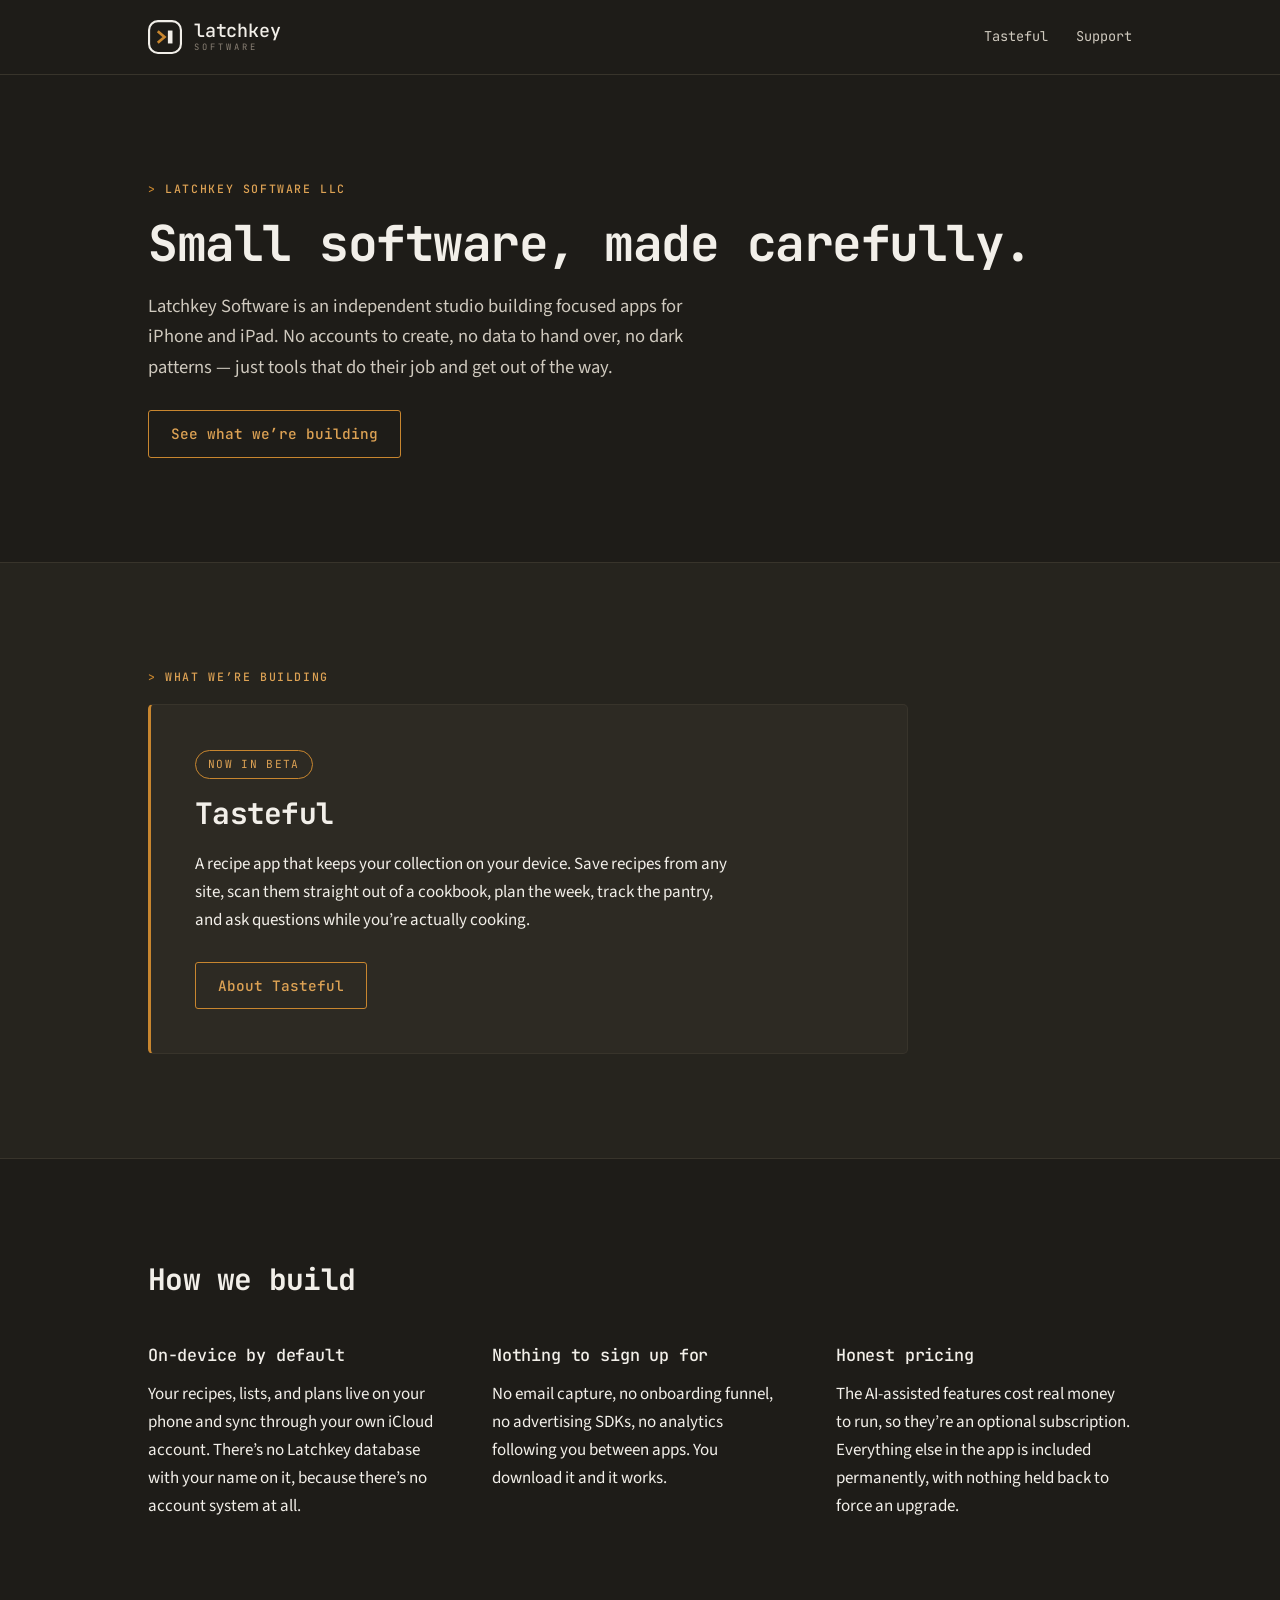
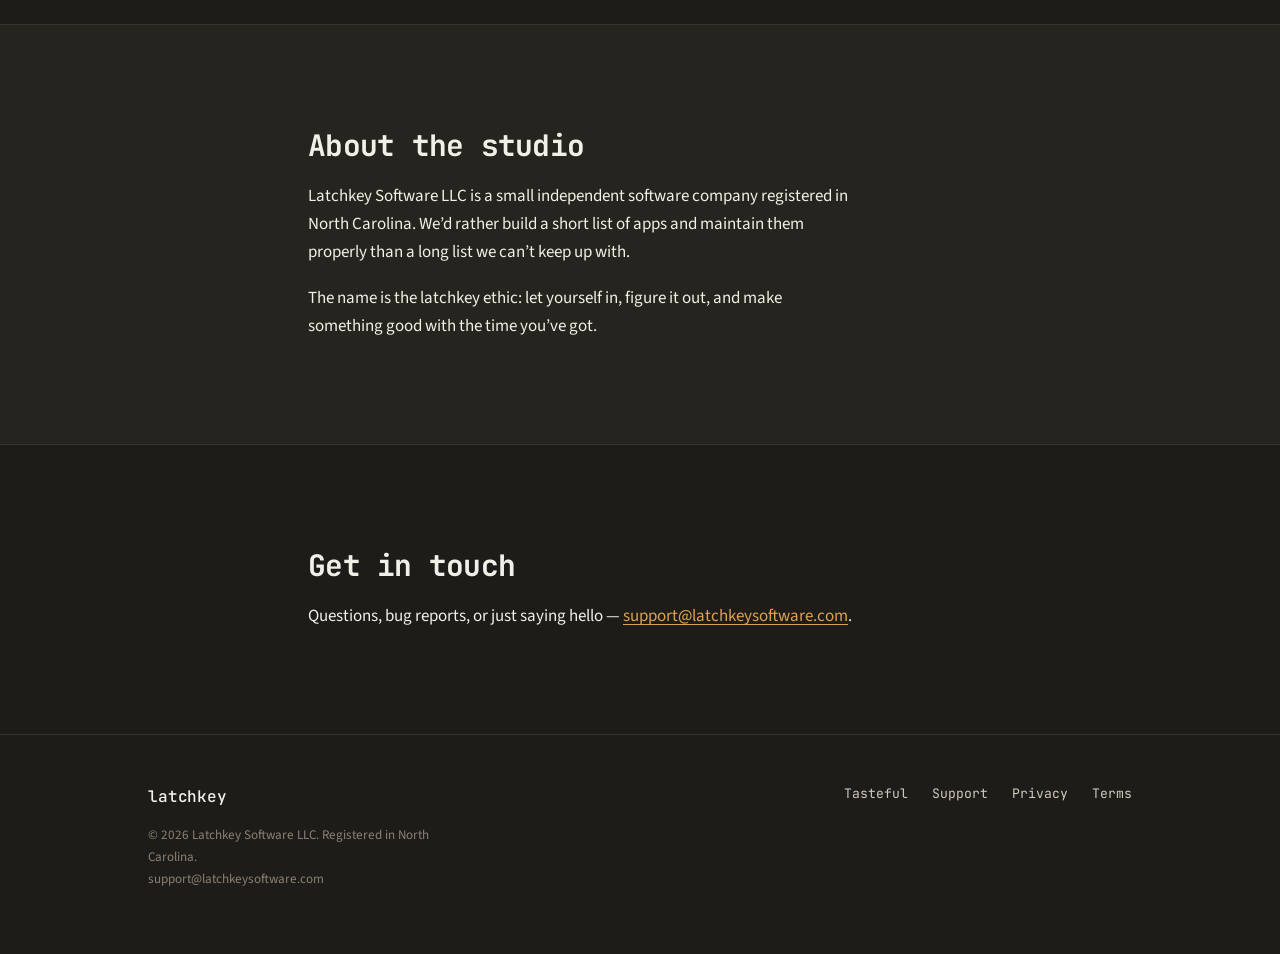
<file: index.html>
<!doctype html>
<html lang="en">
<head>
<meta charset="utf-8">
<meta name="viewport" content="width=device-width,initial-scale=1">
<title>Latchkey Software</title>
<meta name="description" content="An independent studio building focused, private-by-default apps for iPhone and iPad. Makers of Tasteful.">
<link rel="preconnect" href="https://fonts.googleapis.com">
<link rel="preconnect" href="https://fonts.gstatic.com" crossorigin>
<link rel="stylesheet" href="https://fonts.googleapis.com/css2?family=JetBrains+Mono:wght@400;500;700&family=Source+Sans+3:ital,wght@0,400;0,600;1,400&display=swap">
<link rel="stylesheet" href="styles.css">
<link rel="icon" href="favicon.svg" type="image/svg+xml">
</head>
<body>
<a class="skip" href="#main">Skip to content</a>
<header class="site-header">
  <div class="wrap">
    <a class="lockup" href="index.html" aria-label="Latchkey Software home">
      <svg width="34" height="34" viewBox="0 0 40 40" fill="none" xmlns="http://www.w3.org/2000/svg" aria-hidden="true">
        <rect x="1.25" y="1.25" width="37.5" height="37.5" rx="10.5" fill="none" stroke="#F2EFE9" stroke-width="2.5"/>
        <path d="M11.5 13.2 L19.4 20 L11.5 26.8" stroke="#C8862F" stroke-width="3.2" fill="none"/>
        <rect x="23.4" y="12.4" width="5.4" height="15.2" fill="#F2EFE9"/>
      </svg>
      <span class="lockup-text">
        <span class="lockup-name">latchkey</span>
        <span class="lockup-sub">Software</span>
      </span>
    </a>
    <nav class="site-nav" aria-label="Main">
      <a href="tasteful/">Tasteful</a>
      <a href="support/">Support</a>
    </nav>
  </div>
</header>
<main id="main">
<section>
  <div class="wrap">
    <p class="eyebrow">Latchkey Software LLC</p>
    <h1>Small software, made carefully.</h1>
    <p class="lede">Latchkey Software is an independent studio building focused apps for iPhone and iPad. No accounts to create, no data to hand over, no dark patterns &mdash; just tools that do their job and get out of the way.</p>
    <div class="btn-row"><a class="btn" href="tasteful/">See what we&rsquo;re building</a></div>
  </div>
</section>

<section class="raised">
  <div class="wrap">
    <p class="eyebrow">What we&rsquo;re building</p>
    <div class="card">
      <span class="badge">Now in beta</span>
      <h2>Tasteful</h2>
      <p>A recipe app that keeps your collection on your device. Save recipes from any site, scan them straight out of a cookbook, plan the week, track the pantry, and ask questions while you&rsquo;re actually cooking.</p>
      <div class="btn-row"><a class="btn" href="tasteful/">About Tasteful</a></div>
    </div>
  </div>
</section>

<section>
  <div class="wrap">
    <h2>How we build</h2>
    <div class="cols">
      <div>
        <h3>On-device by default</h3>
        <p>Your recipes, lists, and plans live on your phone and sync through your own iCloud account. There&rsquo;s no Latchkey database with your name on it, because there&rsquo;s no account system at all.</p>
      </div>
      <div>
        <h3>Nothing to sign up for</h3>
        <p>No email capture, no onboarding funnel, no advertising SDKs, no analytics following you between apps. You download it and it works.</p>
      </div>
      <div>
        <h3>Honest pricing</h3>
        <p>The AI-assisted features cost real money to run, so they&rsquo;re an optional subscription. Everything else in the app is included permanently, with nothing held back to force an upgrade.</p>
      </div>
    </div>
  </div>
</section>

<section class="raised">
  <div class="wrap narrow">
    <h2>About the studio</h2>
    <p>Latchkey Software LLC is a small independent software company registered in North Carolina. We&rsquo;d rather build a short list of apps and maintain them properly than a long list we can&rsquo;t keep up with.</p>
    <p>The name is the latchkey ethic: let yourself in, figure it out, and make something good with the time you&rsquo;ve got.</p>
  </div>
</section>

<section>
  <div class="wrap narrow">
    <h2>Get in touch</h2>
    <p>Questions, bug reports, or just saying hello &mdash; <a href="mailto:support@latchkeysoftware.com">support@latchkeysoftware.com</a>.</p>
  </div>
</section>
</main>
<footer class="site-footer">
  <div class="wrap">
    <div>
      <span class="lockup-name" style="font-size:1rem">latchkey</span>
      <p class="colophon">© 2026 Latchkey Software LLC. Registered in North Carolina.<br>support@latchkeysoftware.com</p>
    </div>
    <nav class="footer-links" aria-label="Footer">
      <a href="tasteful/">Tasteful</a>
      <a href="support/">Support</a>
      <a href="privacy/">Privacy</a>
      <a href="terms/">Terms</a>
    </nav>
  </div>
</footer>
</body>
</html>
</file>
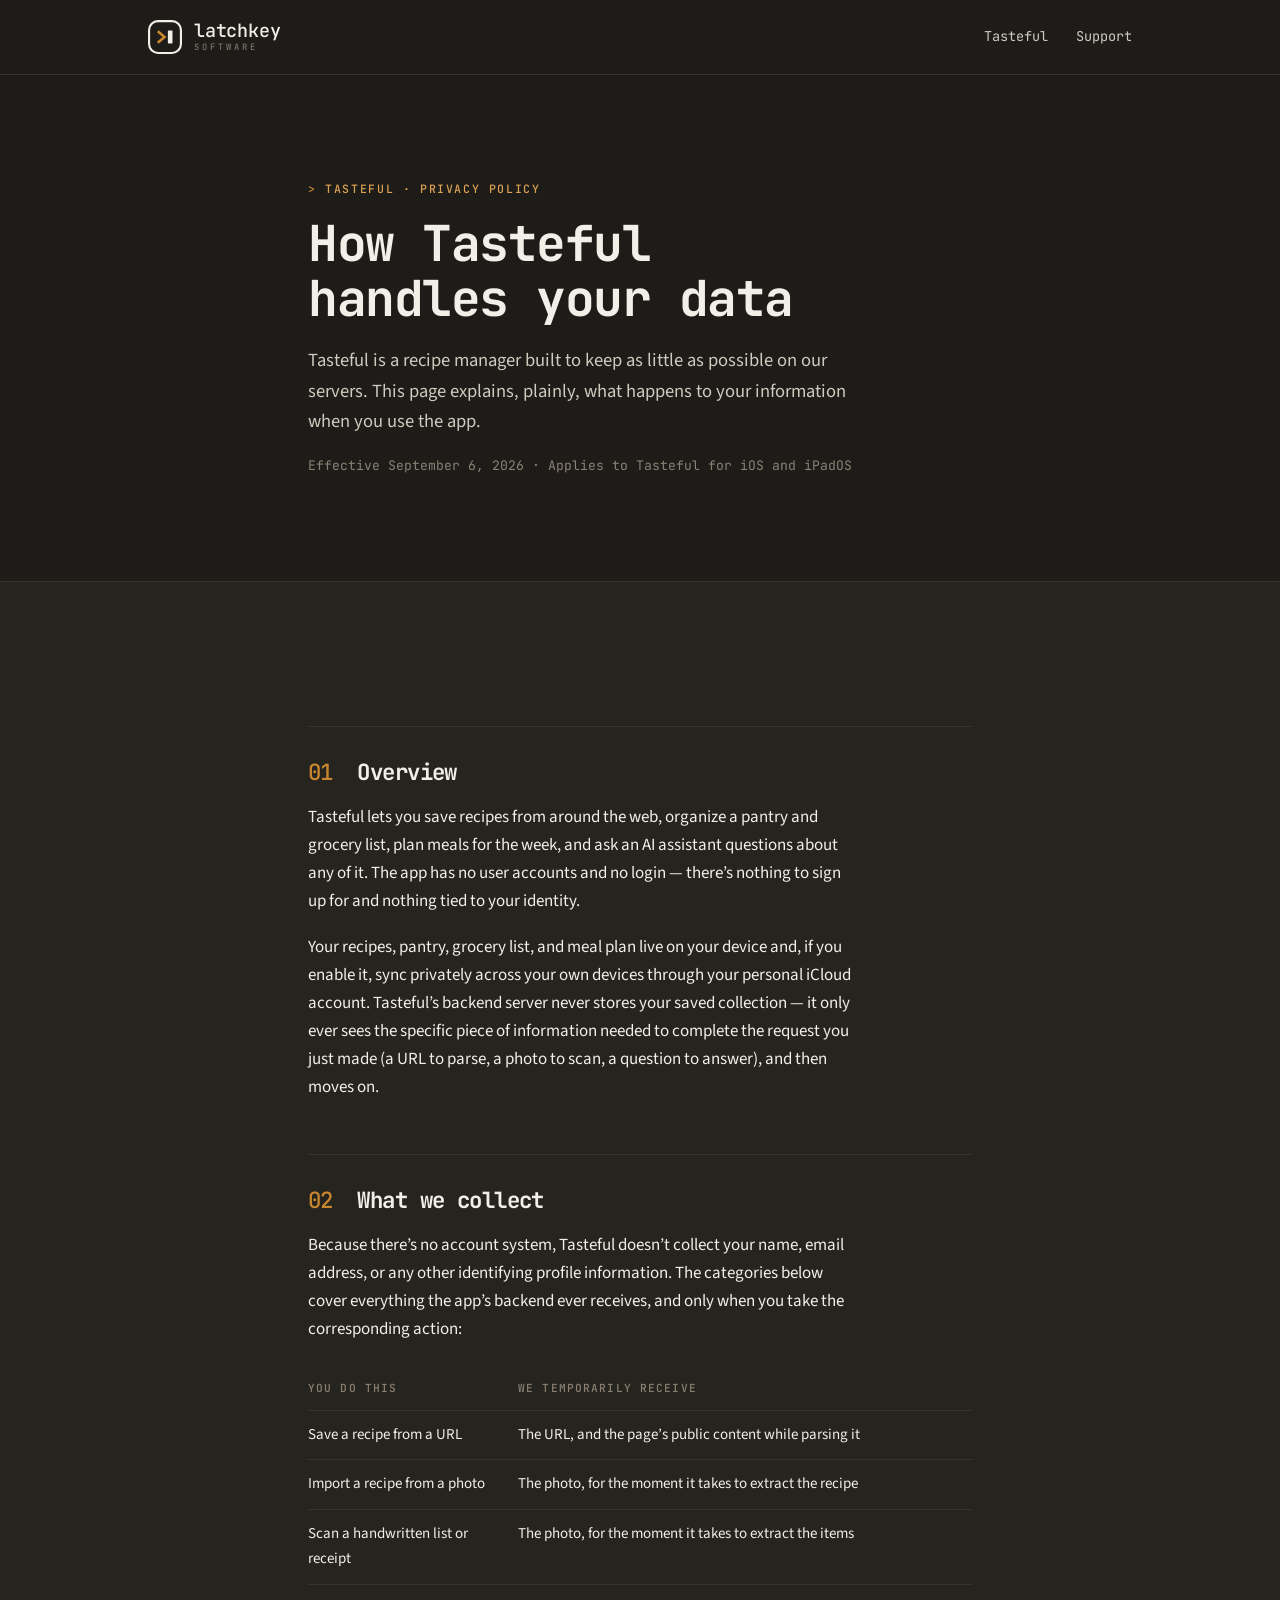
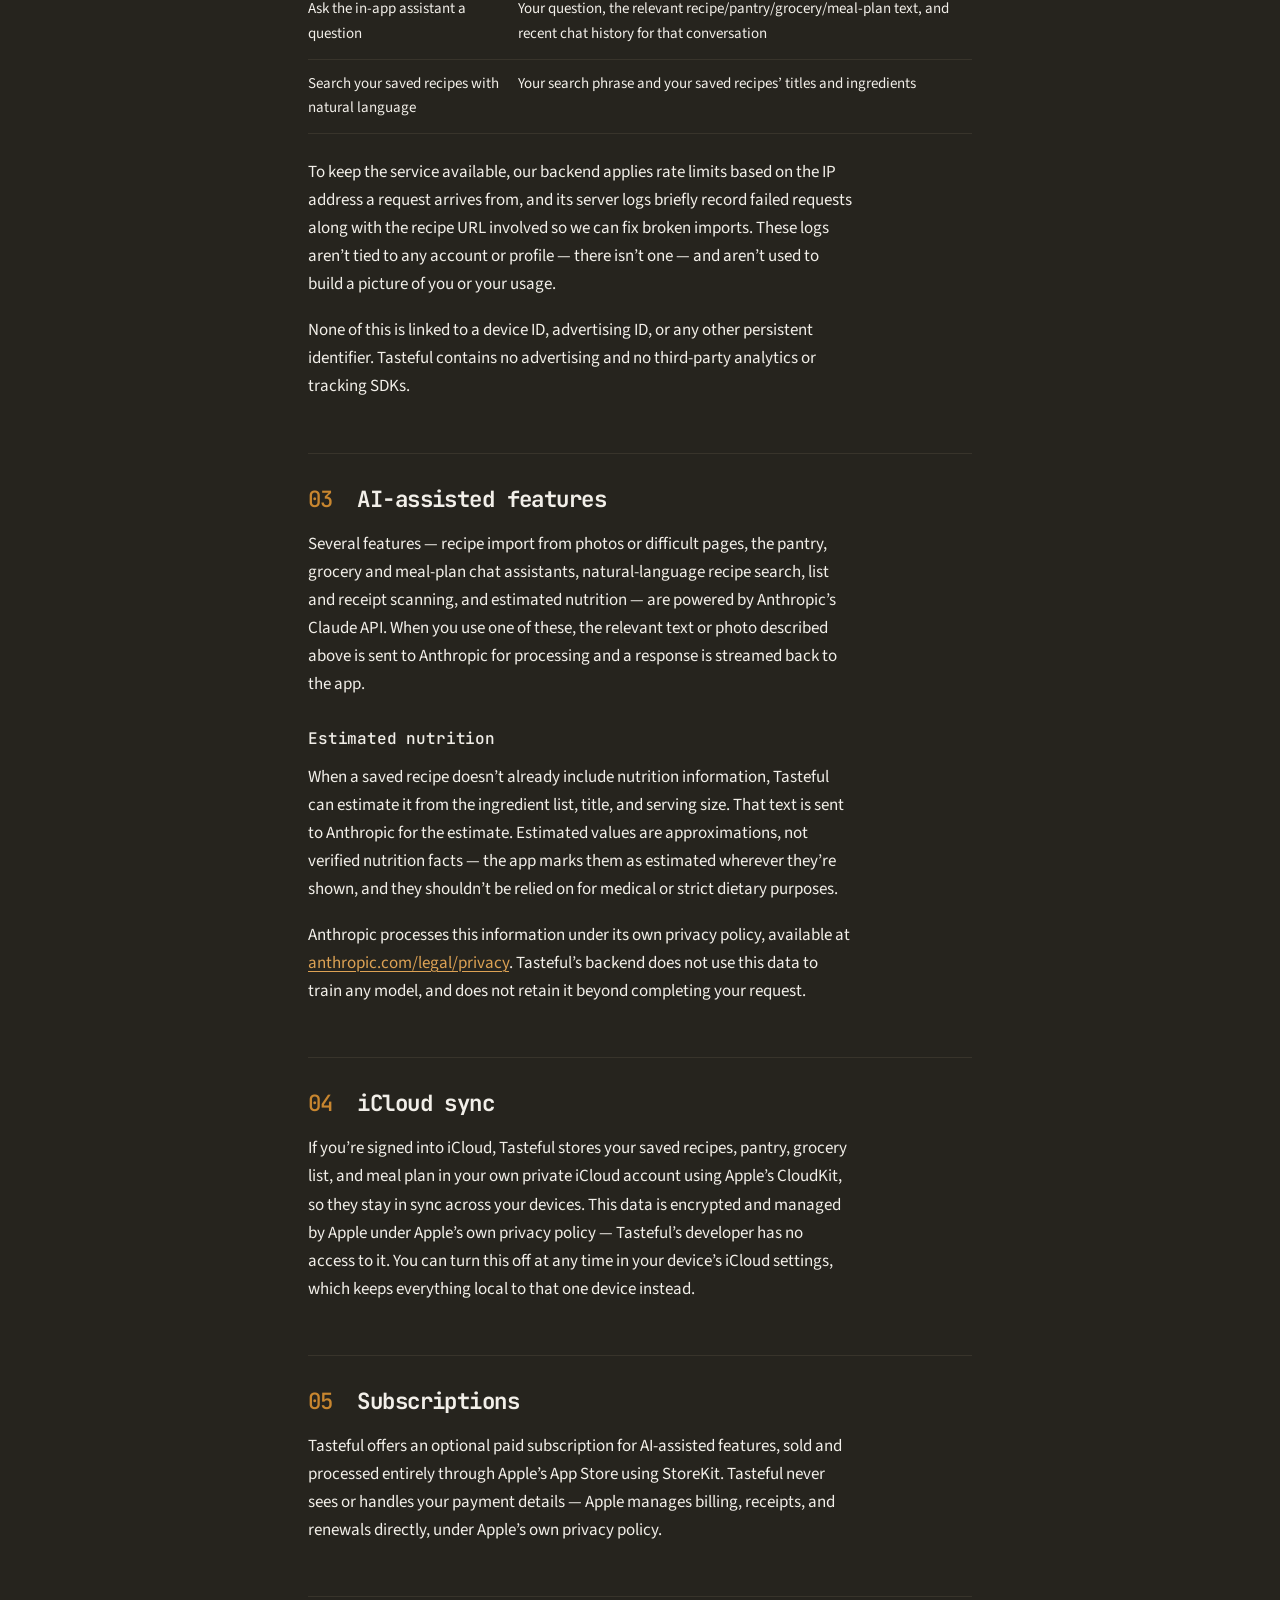
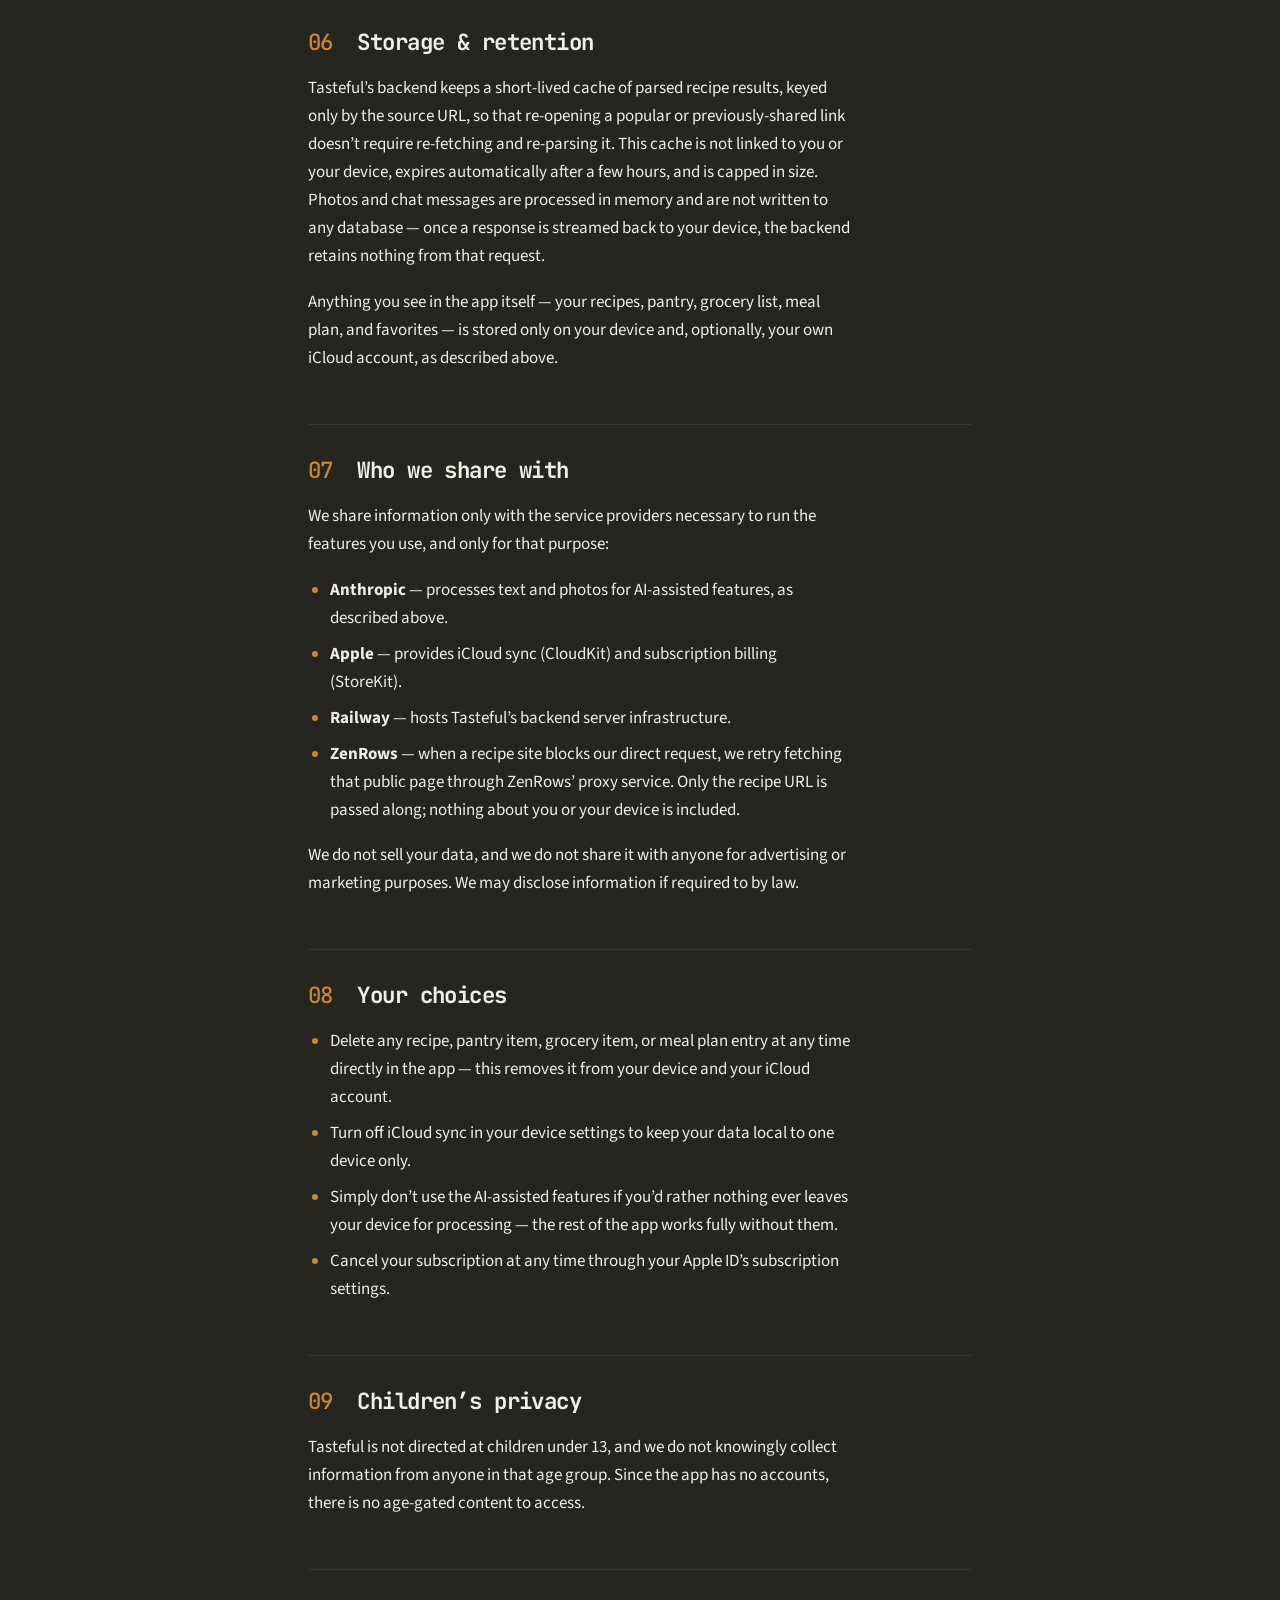
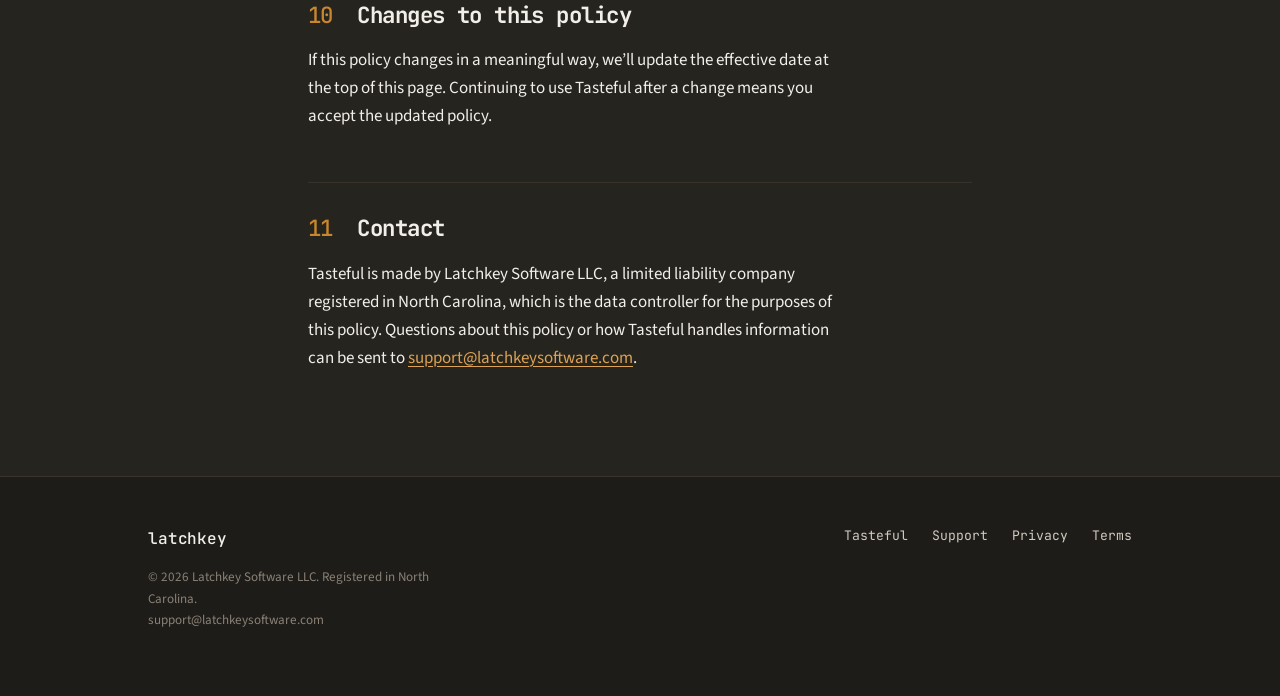
<file: privacy/index.html>
<!doctype html>
<html lang="en">
<head>
<meta charset="utf-8">
<meta name="viewport" content="width=device-width,initial-scale=1">
<title>Privacy Policy — Tasteful</title>
<meta name="description" content="How Tasteful handles your data: no accounts, on-device storage, and exactly what the backend receives and when.">
<link rel="preconnect" href="https://fonts.googleapis.com">
<link rel="preconnect" href="https://fonts.gstatic.com" crossorigin>
<link rel="stylesheet" href="https://fonts.googleapis.com/css2?family=JetBrains+Mono:wght@400;500;700&family=Source+Sans+3:ital,wght@0,400;0,600;1,400&display=swap">
<link rel="stylesheet" href="../styles.css">
<link rel="icon" href="../favicon.svg" type="image/svg+xml">
</head>
<body>
<a class="skip" href="#main">Skip to content</a>
<header class="site-header">
  <div class="wrap">
    <a class="lockup" href="../index.html" aria-label="Latchkey Software home">
      <svg width="34" height="34" viewBox="0 0 40 40" fill="none" xmlns="http://www.w3.org/2000/svg" aria-hidden="true">
        <rect x="1.25" y="1.25" width="37.5" height="37.5" rx="10.5" fill="none" stroke="#F2EFE9" stroke-width="2.5"/>
        <path d="M11.5 13.2 L19.4 20 L11.5 26.8" stroke="#C8862F" stroke-width="3.2" fill="none"/>
        <rect x="23.4" y="12.4" width="5.4" height="15.2" fill="#F2EFE9"/>
      </svg>
      <span class="lockup-text">
        <span class="lockup-name">latchkey</span>
        <span class="lockup-sub">Software</span>
      </span>
    </a>
    <nav class="site-nav" aria-label="Main">
      <a href="../tasteful/">Tasteful</a>
      <a href="../support/">Support</a>
    </nav>
  </div>
</header>
<main id="main">
<section>
  <div class="wrap narrow">
    <p class="eyebrow">Tasteful &middot; Privacy Policy</p>
    <h1>How Tasteful handles your data</h1>
    <p class="lede">Tasteful is a recipe manager built to keep as little as possible on our servers. This page explains, plainly, what happens to your information when you use the app.</p>
    <p class="legal-meta">Effective September 6, 2026 &middot; Applies to Tasteful for iOS and iPadOS</p>
  </div>
</section>

<section class="raised">
  <div class="wrap narrow legal">

    <h2><span class="num">01</span> Overview</h2>
    <p>Tasteful lets you save recipes from around the web, organize a pantry and grocery list, plan meals for the week, and ask an AI assistant questions about any of it. The app has no user accounts and no login &mdash; there&rsquo;s nothing to sign up for and nothing tied to your identity.</p>
    <p>Your recipes, pantry, grocery list, and meal plan live on your device and, if you enable it, sync privately across your own devices through your personal iCloud account. Tasteful&rsquo;s backend server never stores your saved collection &mdash; it only ever sees the specific piece of information needed to complete the request you just made (a URL to parse, a photo to scan, a question to answer), and then moves on.</p>

    <h2><span class="num">02</span> What we collect</h2>
    <p>Because there&rsquo;s no account system, Tasteful doesn&rsquo;t collect your name, email address, or any other identifying profile information. The categories below cover everything the app&rsquo;s backend ever receives, and only when you take the corresponding action:</p>
    <div class="table-wrap">
      <table>
        <thead><tr><th>You do this</th><th>We temporarily receive</th></tr></thead>
        <tbody>
          <tr><td>Save a recipe from a URL</td><td>The URL, and the page&rsquo;s public content while parsing it</td></tr>
          <tr><td>Import a recipe from a photo</td><td>The photo, for the moment it takes to extract the recipe</td></tr>
          <tr><td>Scan a handwritten list or receipt</td><td>The photo, for the moment it takes to extract the items</td></tr>
          <tr><td>Ask the in-app assistant a question</td><td>Your question, the relevant recipe/pantry/grocery/meal-plan text, and recent chat history for that conversation</td></tr>
          <tr><td>Search your saved recipes with natural language</td><td>Your search phrase and your saved recipes&rsquo; titles and ingredients</td></tr>
        </tbody>
      </table>
    </div>
    <p>To keep the service available, our backend applies rate limits based on the IP address a request arrives from, and its server logs briefly record failed requests along with the recipe URL involved so we can fix broken imports. These logs aren&rsquo;t tied to any account or profile &mdash; there isn&rsquo;t one &mdash; and aren&rsquo;t used to build a picture of you or your usage.</p>
    <p>None of this is linked to a device ID, advertising ID, or any other persistent identifier. Tasteful contains no advertising and no third-party analytics or tracking SDKs.</p>

    <h2><span class="num">03</span> AI-assisted features</h2>
    <p>Several features &mdash; recipe import from photos or difficult pages, the pantry, grocery and meal-plan chat assistants, natural-language recipe search, list and receipt scanning, and estimated nutrition &mdash; are powered by Anthropic&rsquo;s Claude API. When you use one of these, the relevant text or photo described above is sent to Anthropic for processing and a response is streamed back to the app.</p>
    <h3>Estimated nutrition</h3>
    <p>When a saved recipe doesn&rsquo;t already include nutrition information, Tasteful can estimate it from the ingredient list, title, and serving size. That text is sent to Anthropic for the estimate. Estimated values are approximations, not verified nutrition facts &mdash; the app marks them as estimated wherever they&rsquo;re shown, and they shouldn&rsquo;t be relied on for medical or strict dietary purposes.</p>
    <p>Anthropic processes this information under its own privacy policy, available at <a href="https://www.anthropic.com/legal/privacy">anthropic.com/legal/privacy</a>. Tasteful&rsquo;s backend does not use this data to train any model, and does not retain it beyond completing your request.</p>

    <h2><span class="num">04</span> iCloud sync</h2>
    <p>If you&rsquo;re signed into iCloud, Tasteful stores your saved recipes, pantry, grocery list, and meal plan in your own private iCloud account using Apple&rsquo;s CloudKit, so they stay in sync across your devices. This data is encrypted and managed by Apple under Apple&rsquo;s own privacy policy &mdash; Tasteful&rsquo;s developer has no access to it. You can turn this off at any time in your device&rsquo;s iCloud settings, which keeps everything local to that one device instead.</p>

    <h2><span class="num">05</span> Subscriptions</h2>
    <p>Tasteful offers an optional paid subscription for AI-assisted features, sold and processed entirely through Apple&rsquo;s App Store using StoreKit. Tasteful never sees or handles your payment details &mdash; Apple manages billing, receipts, and renewals directly, under Apple&rsquo;s own privacy policy.</p>

    <h2><span class="num">06</span> Storage &amp; retention</h2>
    <p>Tasteful&rsquo;s backend keeps a short-lived cache of parsed recipe results, keyed only by the source URL, so that re-opening a popular or previously-shared link doesn&rsquo;t require re-fetching and re-parsing it. This cache is not linked to you or your device, expires automatically after a few hours, and is capped in size. Photos and chat messages are processed in memory and are not written to any database &mdash; once a response is streamed back to your device, the backend retains nothing from that request.</p>
    <p>Anything you see in the app itself &mdash; your recipes, pantry, grocery list, meal plan, and favorites &mdash; is stored only on your device and, optionally, your own iCloud account, as described above.</p>

    <h2><span class="num">07</span> Who we share with</h2>
    <p>We share information only with the service providers necessary to run the features you use, and only for that purpose:</p>
    <ul>
      <li><strong>Anthropic</strong> &mdash; processes text and photos for AI-assisted features, as described above.</li>
      <li><strong>Apple</strong> &mdash; provides iCloud sync (CloudKit) and subscription billing (StoreKit).</li>
      <li><strong>Railway</strong> &mdash; hosts Tasteful&rsquo;s backend server infrastructure.</li>
      <li><strong>ZenRows</strong> &mdash; when a recipe site blocks our direct request, we retry fetching that public page through ZenRows&rsquo; proxy service. Only the recipe URL is passed along; nothing about you or your device is included.</li>
    </ul>
    <p>We do not sell your data, and we do not share it with anyone for advertising or marketing purposes. We may disclose information if required to by law.</p>

    <h2><span class="num">08</span> Your choices</h2>
    <ul>
      <li>Delete any recipe, pantry item, grocery item, or meal plan entry at any time directly in the app &mdash; this removes it from your device and your iCloud account.</li>
      <li>Turn off iCloud sync in your device settings to keep your data local to one device only.</li>
      <li>Simply don&rsquo;t use the AI-assisted features if you&rsquo;d rather nothing ever leaves your device for processing &mdash; the rest of the app works fully without them.</li>
      <li>Cancel your subscription at any time through your Apple ID&rsquo;s subscription settings.</li>
    </ul>

    <h2><span class="num">09</span> Children&rsquo;s privacy</h2>
    <p>Tasteful is not directed at children under 13, and we do not knowingly collect information from anyone in that age group. Since the app has no accounts, there is no age-gated content to access.</p>

    <h2><span class="num">10</span> Changes to this policy</h2>
    <p>If this policy changes in a meaningful way, we&rsquo;ll update the effective date at the top of this page. Continuing to use Tasteful after a change means you accept the updated policy.</p>

    <h2><span class="num">11</span> Contact</h2>
    <p>Tasteful is made by Latchkey Software LLC, a limited liability company registered in North Carolina, which is the data controller for the purposes of this policy. Questions about this policy or how Tasteful handles information can be sent to <a href="mailto:support@latchkeysoftware.com">support@latchkeysoftware.com</a>.</p>

  </div>
</section>
</main>
<footer class="site-footer">
  <div class="wrap">
    <div>
      <span class="lockup-name" style="font-size:1rem">latchkey</span>
      <p class="colophon">© 2026 Latchkey Software LLC. Registered in North Carolina.<br>support@latchkeysoftware.com</p>
    </div>
    <nav class="footer-links" aria-label="Footer">
      <a href="../tasteful/">Tasteful</a>
      <a href="../support/">Support</a>
      <a href="../privacy/">Privacy</a>
      <a href="../terms/">Terms</a>
    </nav>
  </div>
</footer>
</body>
</html>
</file>
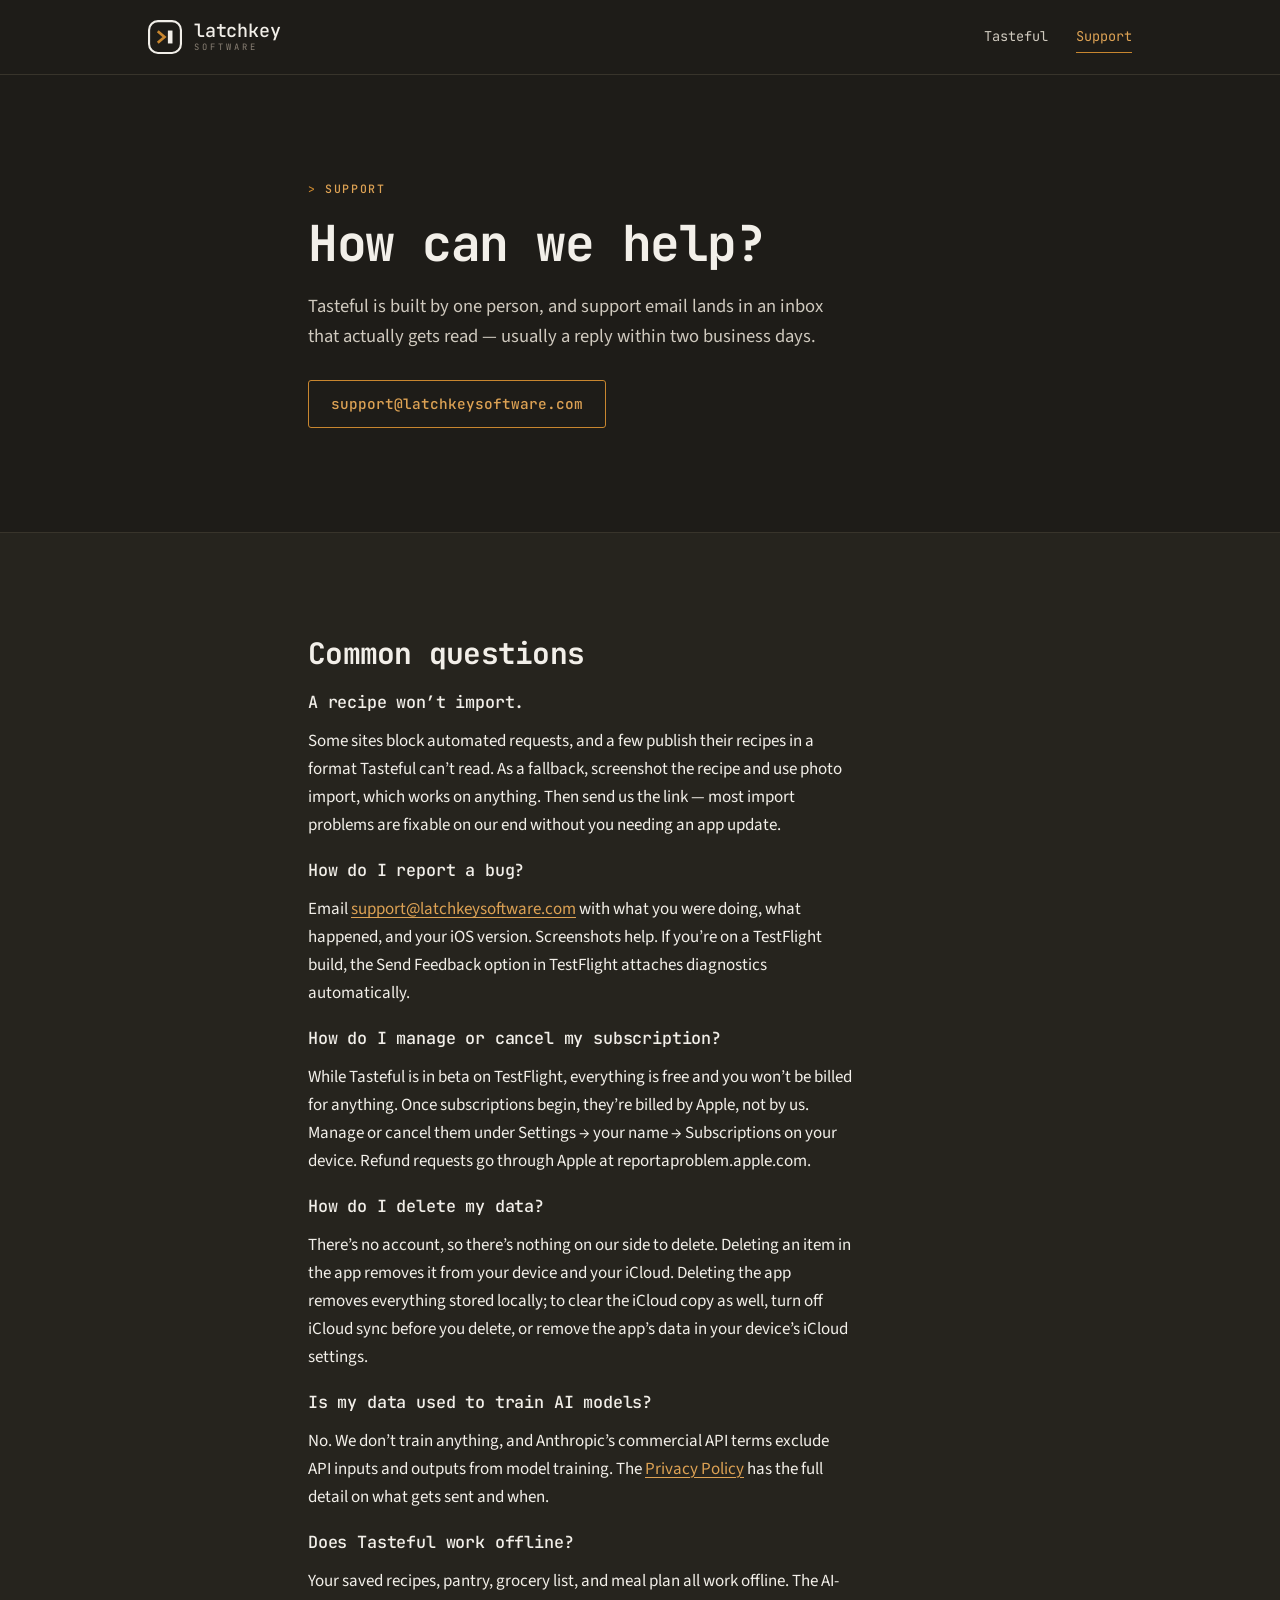
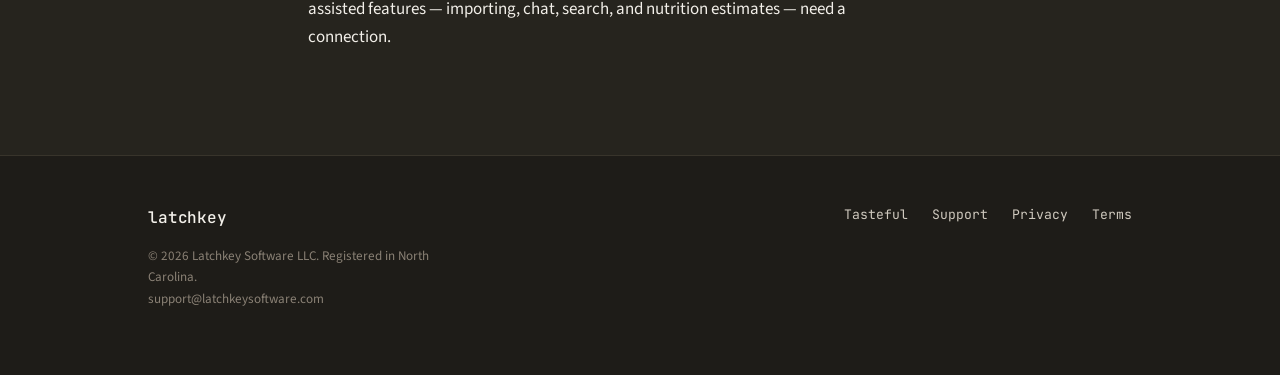
<file: support/index.html>
<!doctype html>
<html lang="en">
<head>
<meta charset="utf-8">
<meta name="viewport" content="width=device-width,initial-scale=1">
<title>Support — Latchkey Software</title>
<meta name="description" content="Support for Tasteful. Email us, or read answers to common questions about imports, subscriptions, and your data.">
<link rel="preconnect" href="https://fonts.googleapis.com">
<link rel="preconnect" href="https://fonts.gstatic.com" crossorigin>
<link rel="stylesheet" href="https://fonts.googleapis.com/css2?family=JetBrains+Mono:wght@400;500;700&family=Source+Sans+3:ital,wght@0,400;0,600;1,400&display=swap">
<link rel="stylesheet" href="../styles.css">
<link rel="icon" href="../favicon.svg" type="image/svg+xml">
</head>
<body>
<a class="skip" href="#main">Skip to content</a>
<header class="site-header">
  <div class="wrap">
    <a class="lockup" href="../index.html" aria-label="Latchkey Software home">
      <svg width="34" height="34" viewBox="0 0 40 40" fill="none" xmlns="http://www.w3.org/2000/svg" aria-hidden="true">
        <rect x="1.25" y="1.25" width="37.5" height="37.5" rx="10.5" fill="none" stroke="#F2EFE9" stroke-width="2.5"/>
        <path d="M11.5 13.2 L19.4 20 L11.5 26.8" stroke="#C8862F" stroke-width="3.2" fill="none"/>
        <rect x="23.4" y="12.4" width="5.4" height="15.2" fill="#F2EFE9"/>
      </svg>
      <span class="lockup-text">
        <span class="lockup-name">latchkey</span>
        <span class="lockup-sub">Software</span>
      </span>
    </a>
    <nav class="site-nav" aria-label="Main">
      <a href="../tasteful/">Tasteful</a>
      <a href="../support/" aria-current="page">Support</a>
    </nav>
  </div>
</header>
<main id="main">
<section>
  <div class="wrap narrow">
    <p class="eyebrow">Support</p>
    <h1>How can we help?</h1>
    <p class="lede">Tasteful is built by one person, and support email lands in an inbox that actually gets read &mdash; usually a reply within two business days.</p>
    <div class="btn-row"><a class="btn" href="mailto:support@latchkeysoftware.com">support@latchkeysoftware.com</a></div>
  </div>
</section>

<section class="raised">
  <div class="wrap narrow">
    <h2>Common questions</h2>
    <h3>A recipe won&rsquo;t import.</h3>
    <p>Some sites block automated requests, and a few publish their recipes in a format Tasteful can&rsquo;t read. As a fallback, screenshot the recipe and use photo import, which works on anything. Then send us the link &mdash; most import problems are fixable on our end without you needing an app update.</p>
    <h3>How do I report a bug?</h3>
    <p>Email <a href="mailto:support@latchkeysoftware.com">support@latchkeysoftware.com</a> with what you were doing, what happened, and your iOS version. Screenshots help. If you&rsquo;re on a TestFlight build, the Send Feedback option in TestFlight attaches diagnostics automatically.</p>
    <h3>How do I manage or cancel my subscription?</h3>
    <p>While Tasteful is in beta on TestFlight, everything is free and you won&rsquo;t be billed for anything. Once subscriptions begin, they&rsquo;re billed by Apple, not by us. Manage or cancel them under Settings &rarr; your name &rarr; Subscriptions on your device. Refund requests go through Apple at reportaproblem.apple.com.</p>
    <h3>How do I delete my data?</h3>
    <p>There&rsquo;s no account, so there&rsquo;s nothing on our side to delete. Deleting an item in the app removes it from your device and your iCloud. Deleting the app removes everything stored locally; to clear the iCloud copy as well, turn off iCloud sync before you delete, or remove the app&rsquo;s data in your device&rsquo;s iCloud settings.</p>
    <h3>Is my data used to train AI models?</h3>
    <p>No. We don&rsquo;t train anything, and Anthropic&rsquo;s commercial API terms exclude API inputs and outputs from model training. The <a href="../privacy/">Privacy Policy</a> has the full detail on what gets sent and when.</p>
    <h3>Does Tasteful work offline?</h3>
    <p>Your saved recipes, pantry, grocery list, and meal plan all work offline. The AI-assisted features &mdash; importing, chat, search, and nutrition estimates &mdash; need a connection.</p>
  </div>
</section>
</main>
<footer class="site-footer">
  <div class="wrap">
    <div>
      <span class="lockup-name" style="font-size:1rem">latchkey</span>
      <p class="colophon">© 2026 Latchkey Software LLC. Registered in North Carolina.<br>support@latchkeysoftware.com</p>
    </div>
    <nav class="footer-links" aria-label="Footer">
      <a href="../tasteful/">Tasteful</a>
      <a href="../support/">Support</a>
      <a href="../privacy/">Privacy</a>
      <a href="../terms/">Terms</a>
    </nav>
  </div>
</footer>
</body>
</html>
</file>
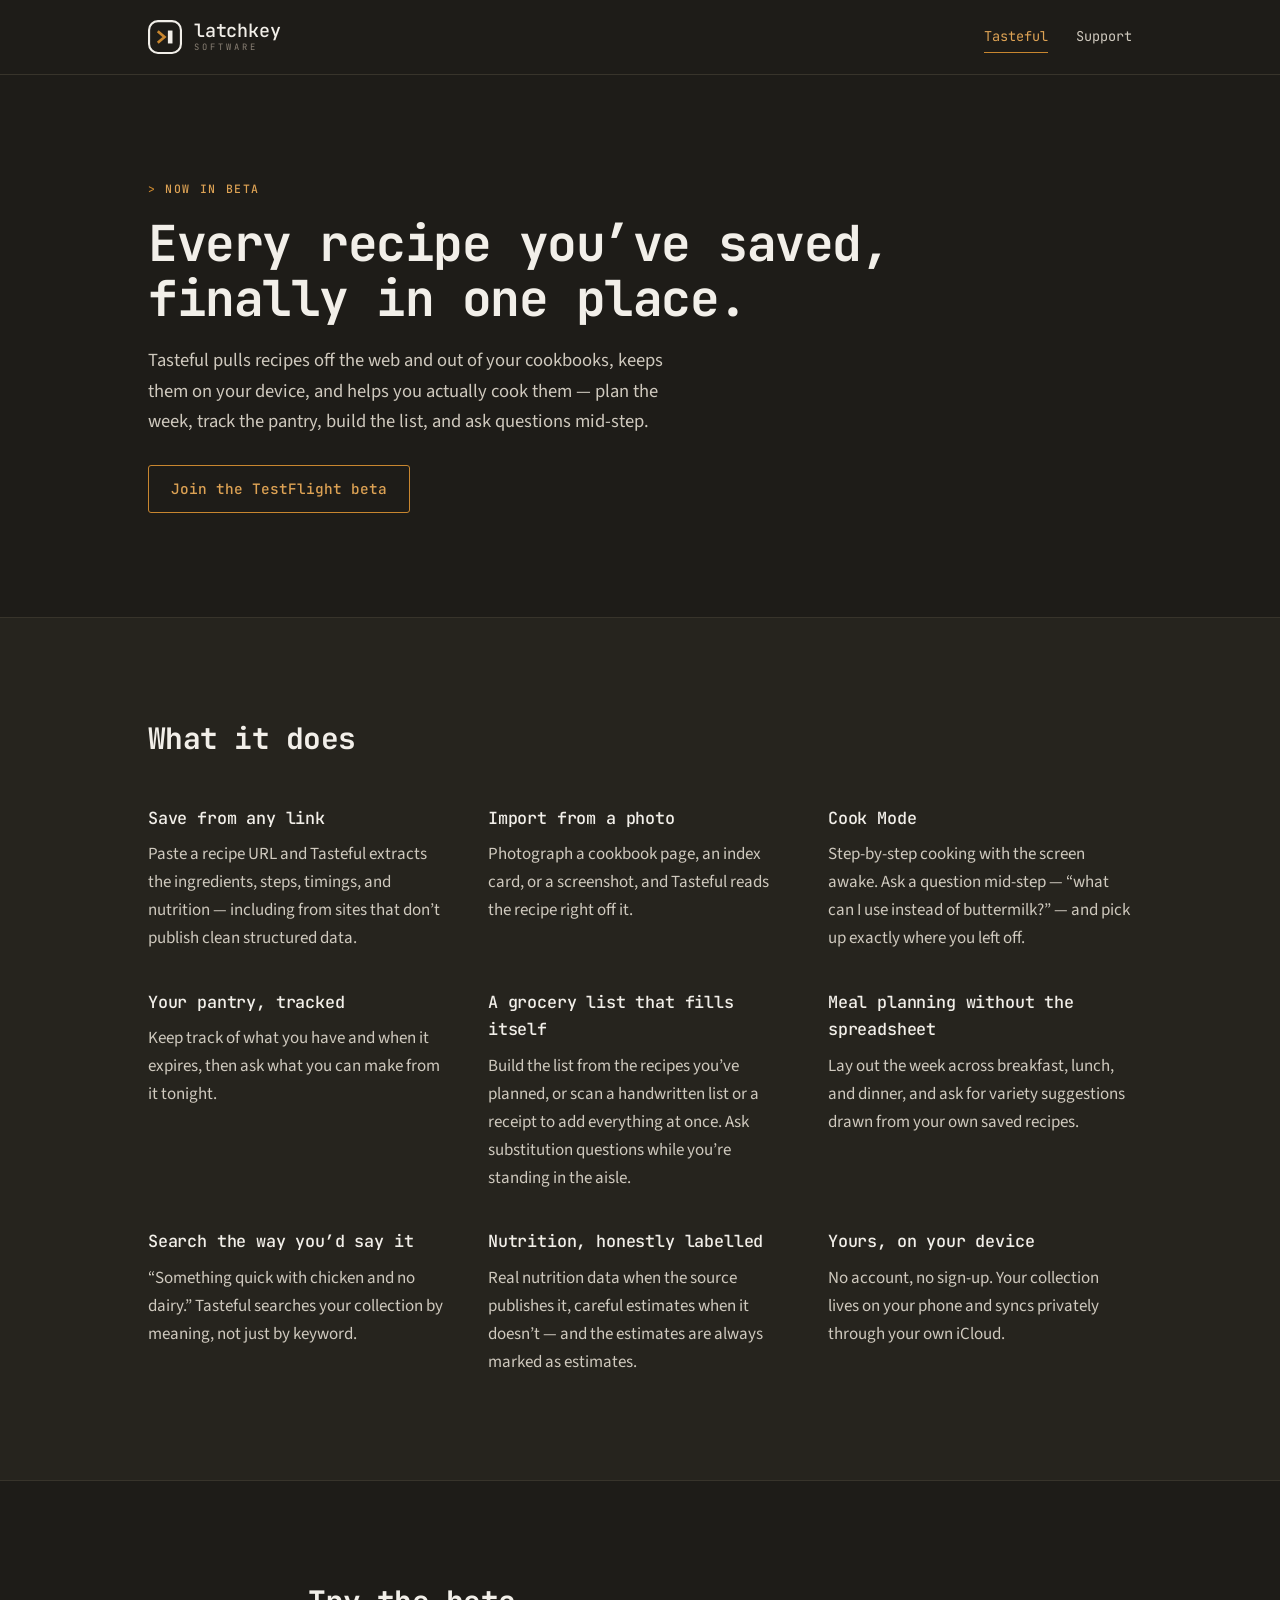
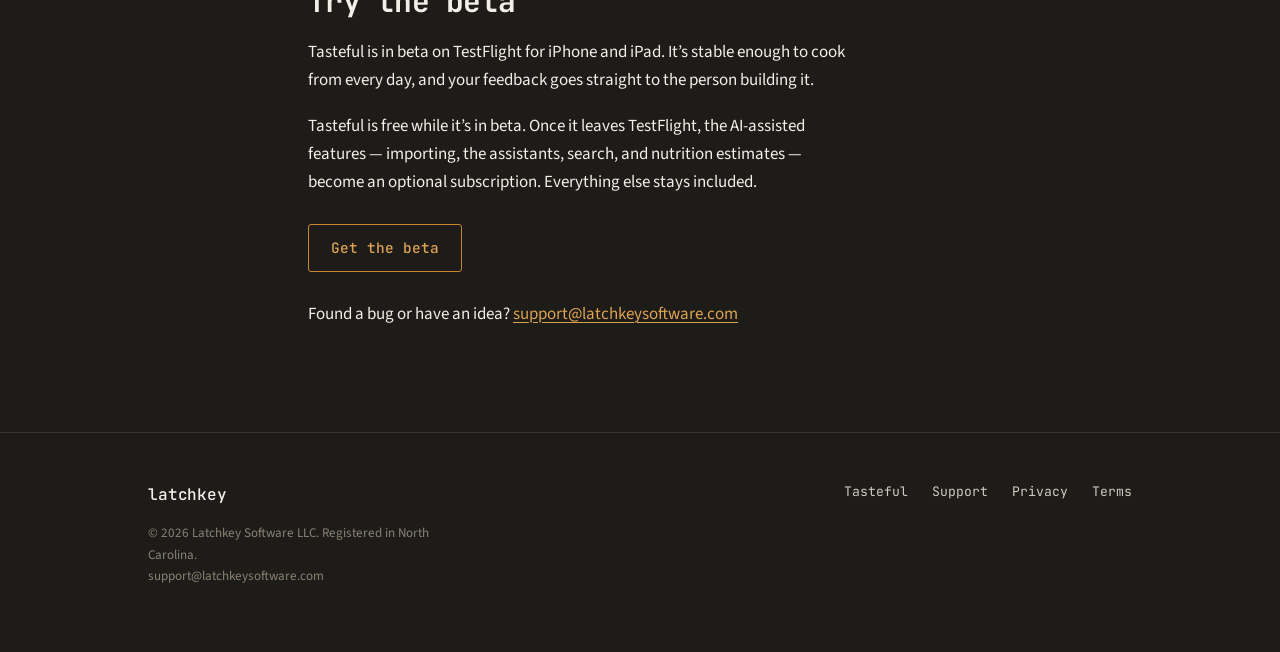
<file: tasteful/index.html>
<!doctype html>
<html lang="en">
<head>
<meta charset="utf-8">
<meta name="viewport" content="width=device-width,initial-scale=1">
<title>Tasteful — Latchkey Software</title>
<meta name="description" content="A recipe manager for iPhone and iPad that keeps your collection on your own device. Now in beta.">
<link rel="preconnect" href="https://fonts.googleapis.com">
<link rel="preconnect" href="https://fonts.gstatic.com" crossorigin>
<link rel="stylesheet" href="https://fonts.googleapis.com/css2?family=JetBrains+Mono:wght@400;500;700&family=Source+Sans+3:ital,wght@0,400;0,600;1,400&display=swap">
<link rel="stylesheet" href="../styles.css">
<link rel="icon" href="../favicon.svg" type="image/svg+xml">
</head>
<body>
<a class="skip" href="#main">Skip to content</a>
<header class="site-header">
  <div class="wrap">
    <a class="lockup" href="../index.html" aria-label="Latchkey Software home">
      <svg width="34" height="34" viewBox="0 0 40 40" fill="none" xmlns="http://www.w3.org/2000/svg" aria-hidden="true">
        <rect x="1.25" y="1.25" width="37.5" height="37.5" rx="10.5" fill="none" stroke="#F2EFE9" stroke-width="2.5"/>
        <path d="M11.5 13.2 L19.4 20 L11.5 26.8" stroke="#C8862F" stroke-width="3.2" fill="none"/>
        <rect x="23.4" y="12.4" width="5.4" height="15.2" fill="#F2EFE9"/>
      </svg>
      <span class="lockup-text">
        <span class="lockup-name">latchkey</span>
        <span class="lockup-sub">Software</span>
      </span>
    </a>
    <nav class="site-nav" aria-label="Main">
      <a href="../tasteful/" aria-current="page">Tasteful</a>
      <a href="../support/">Support</a>
    </nav>
  </div>
</header>
<main id="main">
<section>
  <div class="wrap">
    <p class="eyebrow">Now in beta</p>
    <h1>Every recipe you&rsquo;ve saved, finally in one place.</h1>
    <p class="lede">Tasteful pulls recipes off the web and out of your cookbooks, keeps them on your device, and helps you actually cook them &mdash; plan the week, track the pantry, build the list, and ask questions mid-step.</p>
    <div class="btn-row"><a class="btn" href="https://testflight.apple.com/join/x5kNCdPt">Join the TestFlight beta</a></div>
  </div>
</section>

<section class="raised">
  <div class="wrap">
    <h2>What it does</h2>
    <div class="features">
      <div class="feature">
        <h3>Save from any link</h3>
        <p>Paste a recipe URL and Tasteful extracts the ingredients, steps, timings, and nutrition &mdash; including from sites that don&rsquo;t publish clean structured data.</p>
      </div>
      <div class="feature">
        <h3>Import from a photo</h3>
        <p>Photograph a cookbook page, an index card, or a screenshot, and Tasteful reads the recipe right off it.</p>
      </div>
      <div class="feature">
        <h3>Cook Mode</h3>
        <p>Step-by-step cooking with the screen awake. Ask a question mid-step &mdash; &ldquo;what can I use instead of buttermilk?&rdquo; &mdash; and pick up exactly where you left off.</p>
      </div>
      <div class="feature">
        <h3>Your pantry, tracked</h3>
        <p>Keep track of what you have and when it expires, then ask what you can make from it tonight.</p>
      </div>
      <div class="feature">
        <h3>A grocery list that fills itself</h3>
        <p>Build the list from the recipes you&rsquo;ve planned, or scan a handwritten list or a receipt to add everything at once. Ask substitution questions while you&rsquo;re standing in the aisle.</p>
      </div>
      <div class="feature">
        <h3>Meal planning without the spreadsheet</h3>
        <p>Lay out the week across breakfast, lunch, and dinner, and ask for variety suggestions drawn from your own saved recipes.</p>
      </div>
      <div class="feature">
        <h3>Search the way you&rsquo;d say it</h3>
        <p>&ldquo;Something quick with chicken and no dairy.&rdquo; Tasteful searches your collection by meaning, not just by keyword.</p>
      </div>
      <div class="feature">
        <h3>Nutrition, honestly labelled</h3>
        <p>Real nutrition data when the source publishes it, careful estimates when it doesn&rsquo;t &mdash; and the estimates are always marked as estimates.</p>
      </div>
      <div class="feature">
        <h3>Yours, on your device</h3>
        <p>No account, no sign-up. Your collection lives on your phone and syncs privately through your own iCloud.</p>
      </div>
    </div>
  </div>
</section>

<section>
  <div class="wrap narrow">
    <h2>Try the beta</h2>
    <p>Tasteful is in beta on TestFlight for iPhone and iPad. It&rsquo;s stable enough to cook from every day, and your feedback goes straight to the person building it.</p>
    <p>Tasteful is free while it&rsquo;s in beta. Once it leaves TestFlight, the AI-assisted features &mdash; importing, the assistants, search, and nutrition estimates &mdash; become an optional subscription. Everything else stays included.</p>
    <div class="btn-row"><a class="btn" href="https://testflight.apple.com/join/x5kNCdPt">Get the beta</a></div>
    <p style="margin-top:28px">Found a bug or have an idea? <a href="mailto:support@latchkeysoftware.com">support@latchkeysoftware.com</a></p>
  </div>
</section>
</main>
<footer class="site-footer">
  <div class="wrap">
    <div>
      <span class="lockup-name" style="font-size:1rem">latchkey</span>
      <p class="colophon">© 2026 Latchkey Software LLC. Registered in North Carolina.<br>support@latchkeysoftware.com</p>
    </div>
    <nav class="footer-links" aria-label="Footer">
      <a href="../tasteful/">Tasteful</a>
      <a href="../support/">Support</a>
      <a href="../privacy/">Privacy</a>
      <a href="../terms/">Terms</a>
    </nav>
  </div>
</footer>
</body>
</html>
</file>
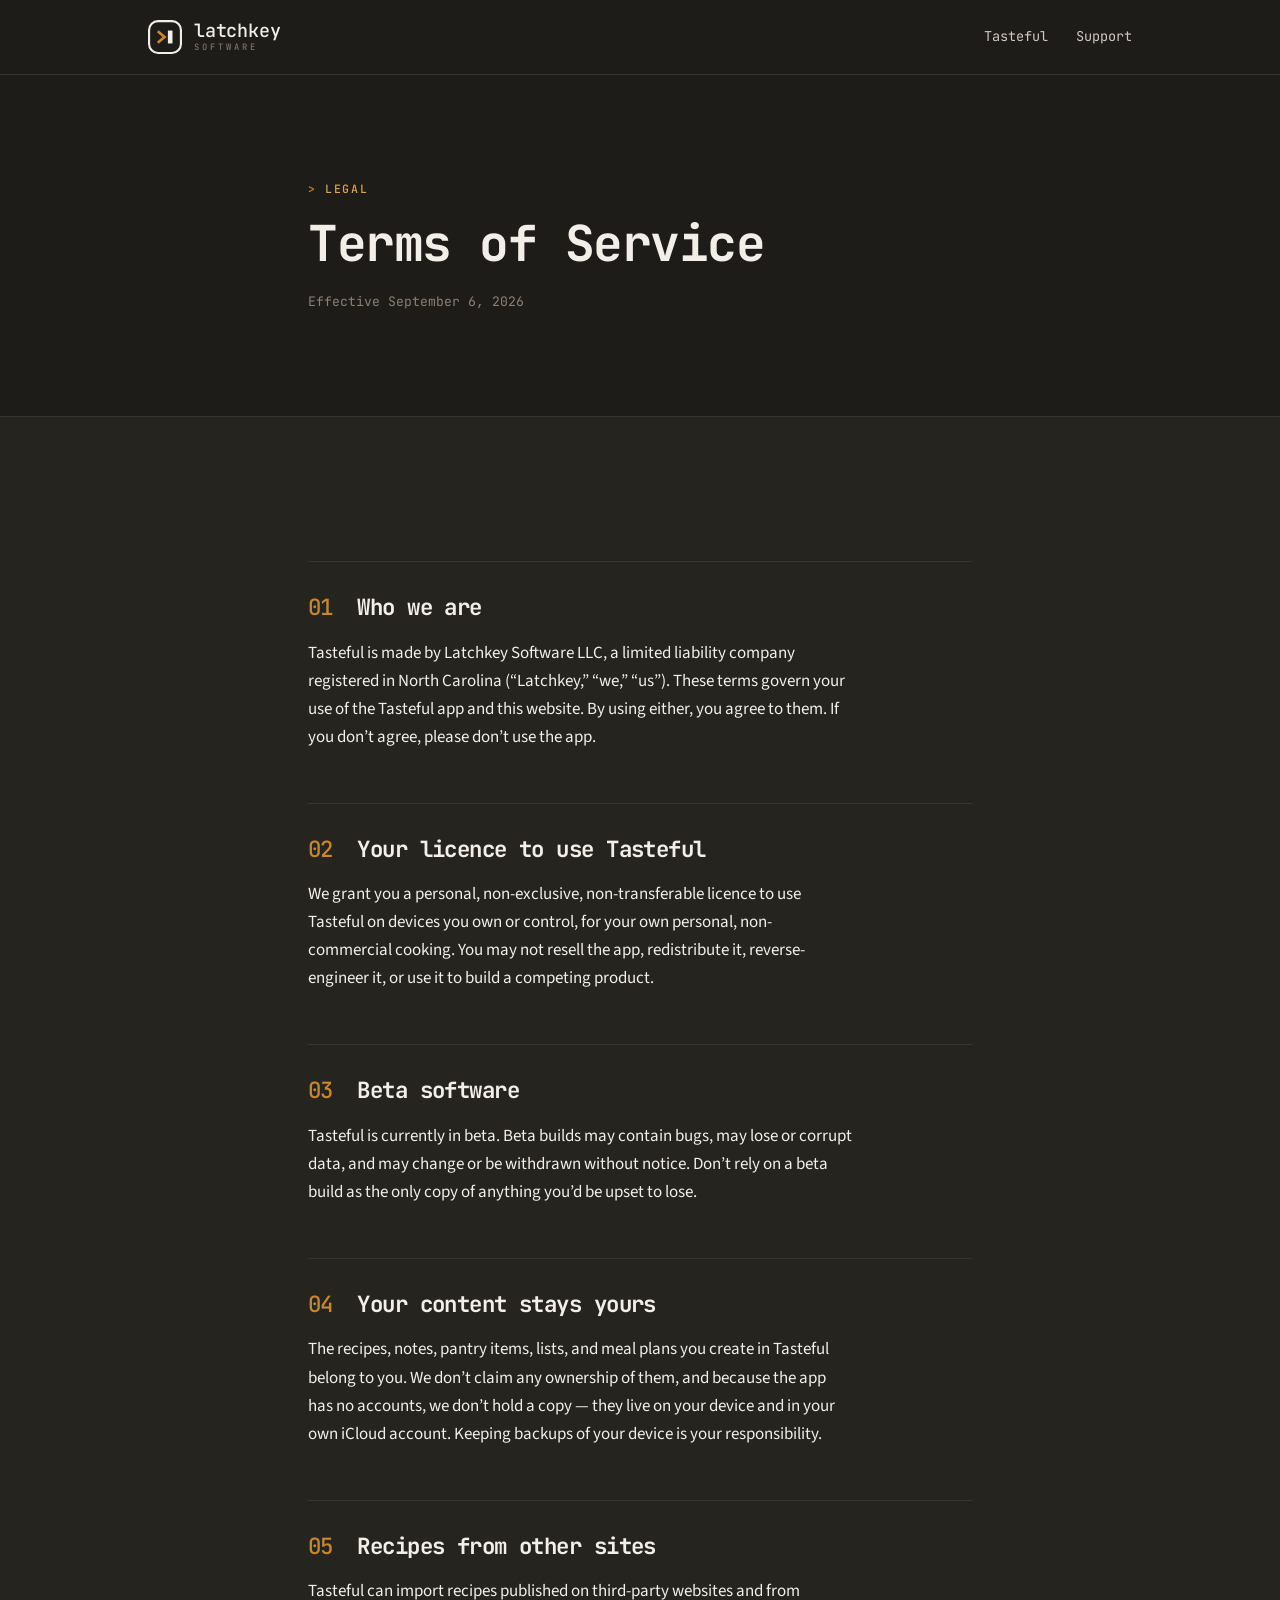
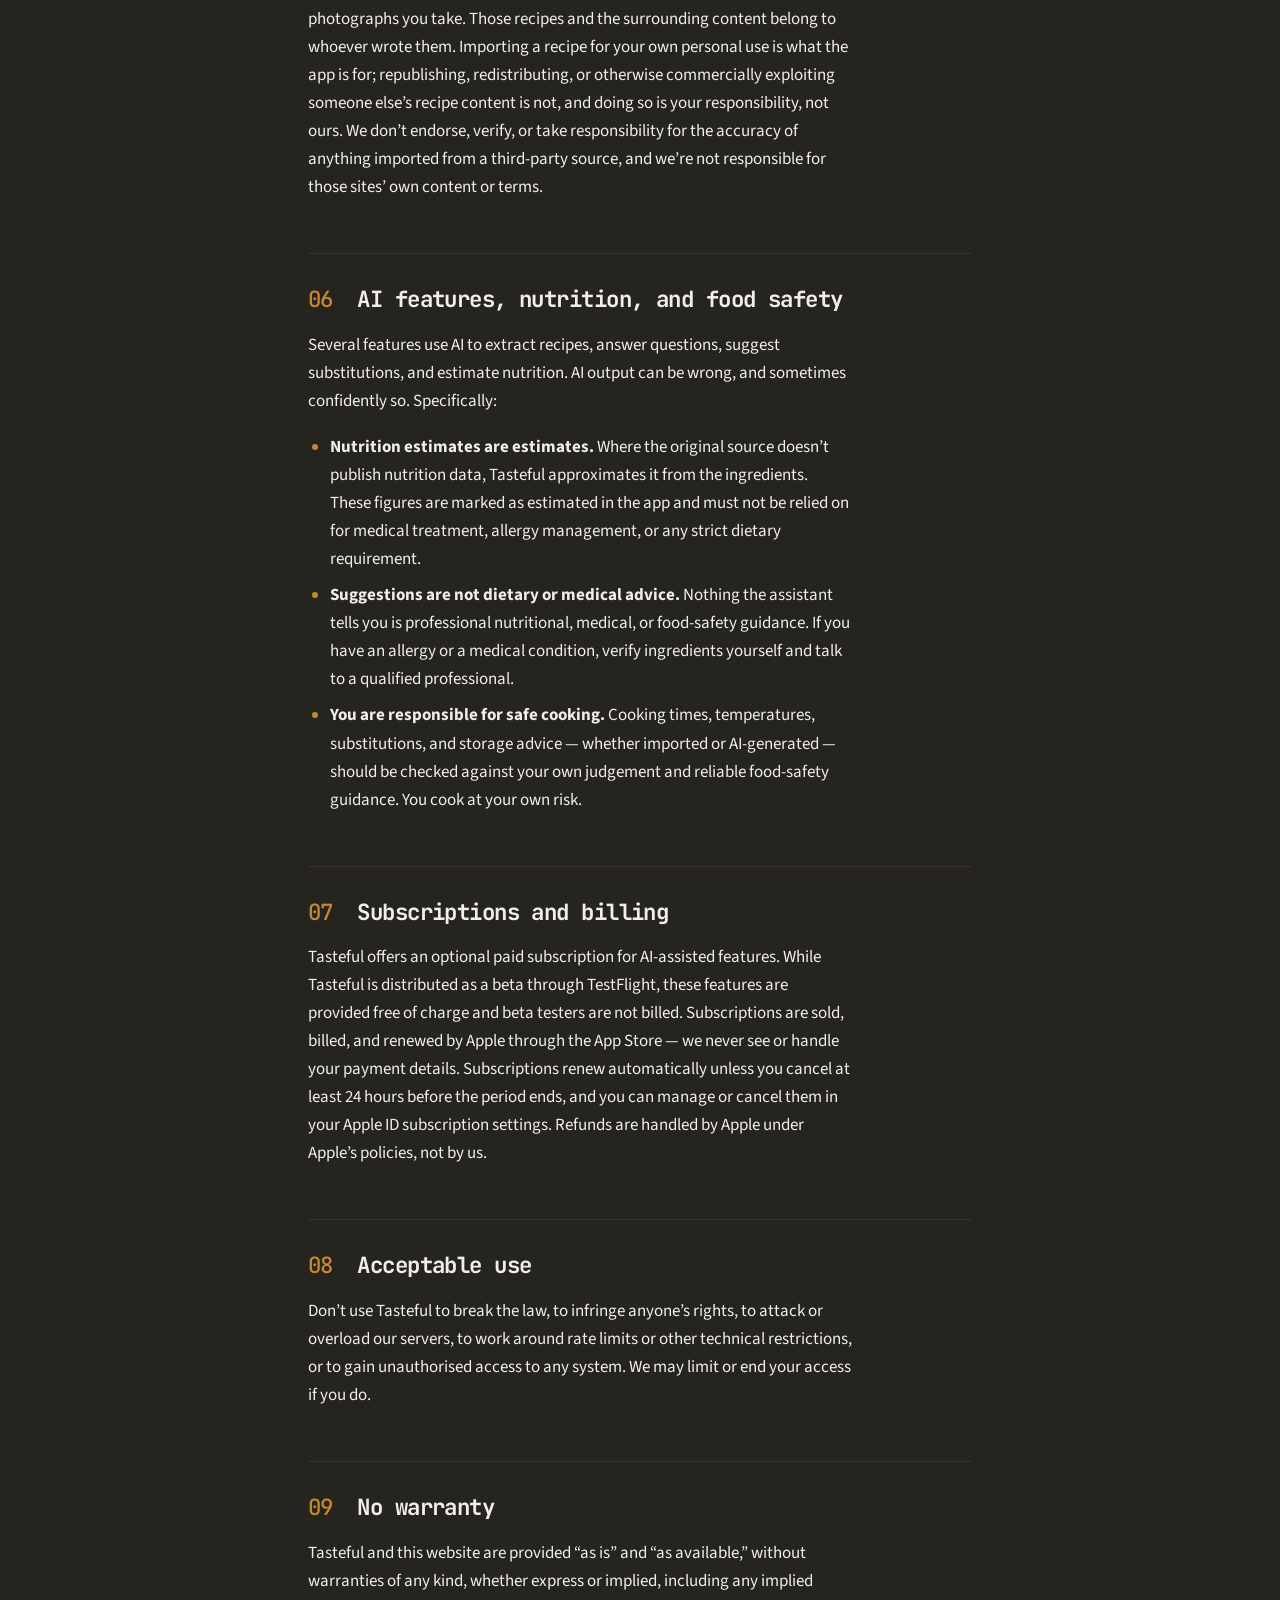
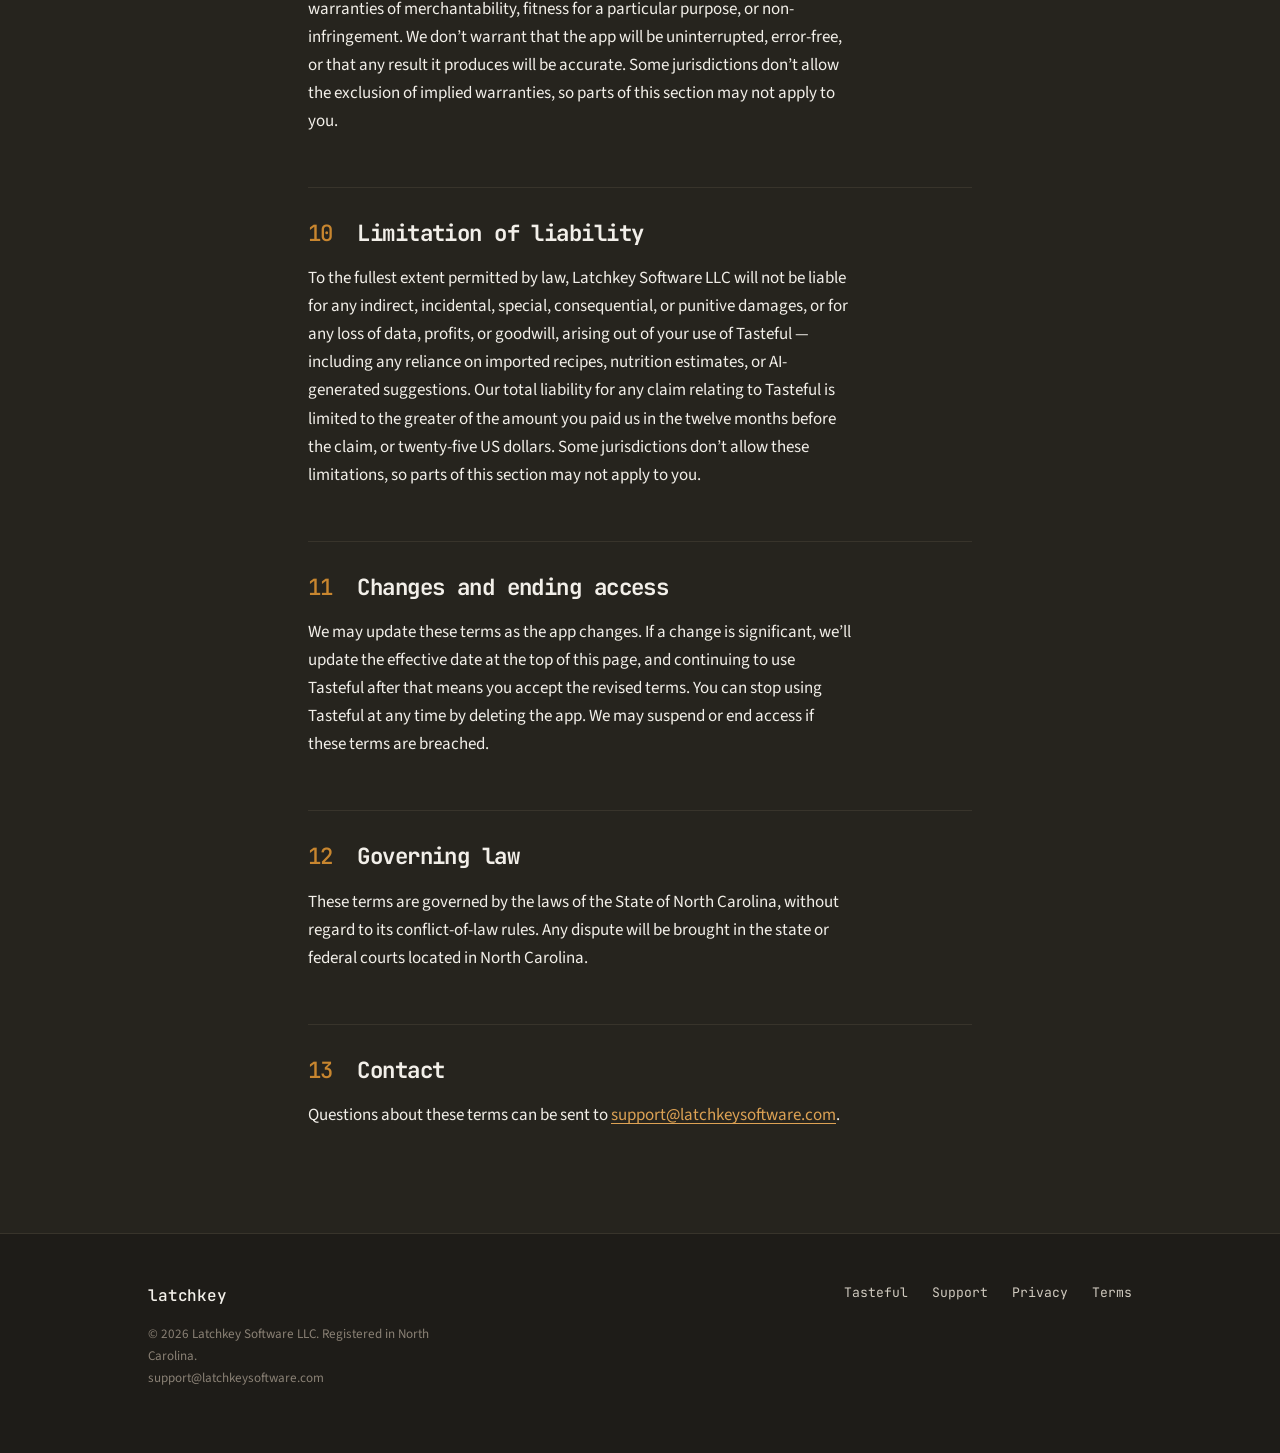
<file: terms/index.html>
<!doctype html>
<html lang="en">
<head>
<meta charset="utf-8">
<meta name="viewport" content="width=device-width,initial-scale=1">
<title>Terms of Service — Latchkey Software</title>
<meta name="description" content="Terms governing use of the Tasteful app and latchkeysoftware.com.">
<link rel="preconnect" href="https://fonts.googleapis.com">
<link rel="preconnect" href="https://fonts.gstatic.com" crossorigin>
<link rel="stylesheet" href="https://fonts.googleapis.com/css2?family=JetBrains+Mono:wght@400;500;700&family=Source+Sans+3:ital,wght@0,400;0,600;1,400&display=swap">
<link rel="stylesheet" href="../styles.css">
<link rel="icon" href="../favicon.svg" type="image/svg+xml">
</head>
<body>
<a class="skip" href="#main">Skip to content</a>
<header class="site-header">
  <div class="wrap">
    <a class="lockup" href="../index.html" aria-label="Latchkey Software home">
      <svg width="34" height="34" viewBox="0 0 40 40" fill="none" xmlns="http://www.w3.org/2000/svg" aria-hidden="true">
        <rect x="1.25" y="1.25" width="37.5" height="37.5" rx="10.5" fill="none" stroke="#F2EFE9" stroke-width="2.5"/>
        <path d="M11.5 13.2 L19.4 20 L11.5 26.8" stroke="#C8862F" stroke-width="3.2" fill="none"/>
        <rect x="23.4" y="12.4" width="5.4" height="15.2" fill="#F2EFE9"/>
      </svg>
      <span class="lockup-text">
        <span class="lockup-name">latchkey</span>
        <span class="lockup-sub">Software</span>
      </span>
    </a>
    <nav class="site-nav" aria-label="Main">
      <a href="../tasteful/">Tasteful</a>
      <a href="../support/">Support</a>
    </nav>
  </div>
</header>
<main id="main">
<section>
  <div class="wrap narrow">
    <p class="eyebrow">Legal</p>
    <h1>Terms of Service</h1>
    <p class="legal-meta">Effective September 6, 2026</p>
  </div>
</section>

<section class="raised">
  <div class="wrap narrow legal">

    <h2><span class="num">01</span> Who we are</h2>
    <p>Tasteful is made by Latchkey Software LLC, a limited liability company registered in North Carolina (&ldquo;Latchkey,&rdquo; &ldquo;we,&rdquo; &ldquo;us&rdquo;). These terms govern your use of the Tasteful app and this website. By using either, you agree to them. If you don&rsquo;t agree, please don&rsquo;t use the app.</p>

    <h2><span class="num">02</span> Your licence to use Tasteful</h2>
    <p>We grant you a personal, non-exclusive, non-transferable licence to use Tasteful on devices you own or control, for your own personal, non-commercial cooking. You may not resell the app, redistribute it, reverse-engineer it, or use it to build a competing product.</p>

    <h2><span class="num">03</span> Beta software</h2>
    <p>Tasteful is currently in beta. Beta builds may contain bugs, may lose or corrupt data, and may change or be withdrawn without notice. Don&rsquo;t rely on a beta build as the only copy of anything you&rsquo;d be upset to lose.</p>

    <h2><span class="num">04</span> Your content stays yours</h2>
    <p>The recipes, notes, pantry items, lists, and meal plans you create in Tasteful belong to you. We don&rsquo;t claim any ownership of them, and because the app has no accounts, we don&rsquo;t hold a copy &mdash; they live on your device and in your own iCloud account. Keeping backups of your device is your responsibility.</p>

    <h2><span class="num">05</span> Recipes from other sites</h2>
    <p>Tasteful can import recipes published on third-party websites and from photographs you take. Those recipes and the surrounding content belong to whoever wrote them. Importing a recipe for your own personal use is what the app is for; republishing, redistributing, or otherwise commercially exploiting someone else&rsquo;s recipe content is not, and doing so is your responsibility, not ours. We don&rsquo;t endorse, verify, or take responsibility for the accuracy of anything imported from a third-party source, and we&rsquo;re not responsible for those sites&rsquo; own content or terms.</p>

    <h2><span class="num">06</span> AI features, nutrition, and food safety</h2>
    <p>Several features use AI to extract recipes, answer questions, suggest substitutions, and estimate nutrition. AI output can be wrong, and sometimes confidently so. Specifically:</p>
    <ul>
      <li><strong>Nutrition estimates are estimates.</strong> Where the original source doesn&rsquo;t publish nutrition data, Tasteful approximates it from the ingredients. These figures are marked as estimated in the app and must not be relied on for medical treatment, allergy management, or any strict dietary requirement.</li>
      <li><strong>Suggestions are not dietary or medical advice.</strong> Nothing the assistant tells you is professional nutritional, medical, or food-safety guidance. If you have an allergy or a medical condition, verify ingredients yourself and talk to a qualified professional.</li>
      <li><strong>You are responsible for safe cooking.</strong> Cooking times, temperatures, substitutions, and storage advice &mdash; whether imported or AI-generated &mdash; should be checked against your own judgement and reliable food-safety guidance. You cook at your own risk.</li>
    </ul>

    <h2><span class="num">07</span> Subscriptions and billing</h2>
    <p>Tasteful offers an optional paid subscription for AI-assisted features. While Tasteful is distributed as a beta through TestFlight, these features are provided free of charge and beta testers are not billed. Subscriptions are sold, billed, and renewed by Apple through the App Store &mdash; we never see or handle your payment details. Subscriptions renew automatically unless you cancel at least 24 hours before the period ends, and you can manage or cancel them in your Apple ID subscription settings. Refunds are handled by Apple under Apple&rsquo;s policies, not by us.</p>

    <h2><span class="num">08</span> Acceptable use</h2>
    <p>Don&rsquo;t use Tasteful to break the law, to infringe anyone&rsquo;s rights, to attack or overload our servers, to work around rate limits or other technical restrictions, or to gain unauthorised access to any system. We may limit or end your access if you do.</p>

    <h2><span class="num">09</span> No warranty</h2>
    <p>Tasteful and this website are provided &ldquo;as is&rdquo; and &ldquo;as available,&rdquo; without warranties of any kind, whether express or implied, including any implied warranties of merchantability, fitness for a particular purpose, or non-infringement. We don&rsquo;t warrant that the app will be uninterrupted, error-free, or that any result it produces will be accurate. Some jurisdictions don&rsquo;t allow the exclusion of implied warranties, so parts of this section may not apply to you.</p>

    <h2><span class="num">10</span> Limitation of liability</h2>
    <p>To the fullest extent permitted by law, Latchkey Software LLC will not be liable for any indirect, incidental, special, consequential, or punitive damages, or for any loss of data, profits, or goodwill, arising out of your use of Tasteful &mdash; including any reliance on imported recipes, nutrition estimates, or AI-generated suggestions. Our total liability for any claim relating to Tasteful is limited to the greater of the amount you paid us in the twelve months before the claim, or twenty-five US dollars. Some jurisdictions don&rsquo;t allow these limitations, so parts of this section may not apply to you.</p>

    <h2><span class="num">11</span> Changes and ending access</h2>
    <p>We may update these terms as the app changes. If a change is significant, we&rsquo;ll update the effective date at the top of this page, and continuing to use Tasteful after that means you accept the revised terms. You can stop using Tasteful at any time by deleting the app. We may suspend or end access if these terms are breached.</p>

    <h2><span class="num">12</span> Governing law</h2>
    <p>These terms are governed by the laws of the State of North Carolina, without regard to its conflict-of-law rules. Any dispute will be brought in the state or federal courts located in North Carolina.</p>

    <h2><span class="num">13</span> Contact</h2>
    <p>Questions about these terms can be sent to <a href="mailto:support@latchkeysoftware.com">support@latchkeysoftware.com</a>.</p>

  </div>
</section>
</main>
<footer class="site-footer">
  <div class="wrap">
    <div>
      <span class="lockup-name" style="font-size:1rem">latchkey</span>
      <p class="colophon">© 2026 Latchkey Software LLC. Registered in North Carolina.<br>support@latchkeysoftware.com</p>
    </div>
    <nav class="footer-links" aria-label="Footer">
      <a href="../tasteful/">Tasteful</a>
      <a href="../support/">Support</a>
      <a href="../privacy/">Privacy</a>
      <a href="../terms/">Terms</a>
    </nav>
  </div>
</footer>
</body>
</html>
</file>
<file: styles.css>
/* Latchkey Software — latchkeysoftware.com
   Single-theme dark: the identity is the design. Every colour painted explicitly. */

:root {
  --charcoal:      #1E1C18;
  --charcoal-up:   #26241E;
  --charcoal-up2:  #2D2A23;
  --hairline:      #38342B;
  --cream:         #F2EFE9;
  --cream-soft:    #CFC9BE;
  --taupe:         #8A8175;
  --amber:         #C8862F;
  --amber-light:   #DDA254;

  --mono: 'JetBrains Mono', ui-monospace, 'SF Mono', Menlo, monospace;
  --sans: 'Source Sans 3', -apple-system, BlinkMacSystemFont, 'Segoe UI', sans-serif;

  --measure: 68ch;
  --gutter: clamp(20px, 5vw, 48px);
}

* { box-sizing: border-box; }
html { -webkit-text-size-adjust: 100%; scroll-behavior: smooth; }

body {
  margin: 0;
  background: var(--charcoal);
  color: var(--cream);
  font-family: var(--sans);
  font-size: 17px;
  line-height: 1.65;
  -webkit-font-smoothing: antialiased;
}

a { color: var(--amber-light); text-decoration-thickness: 1px; text-underline-offset: 3px; }
a:hover { color: var(--amber); }
:focus-visible { outline: 2px solid var(--amber); outline-offset: 3px; border-radius: 2px; }

.skip {
  position: absolute; left: -9999px; top: 0;
  background: var(--amber); color: var(--charcoal);
  padding: 10px 16px; font-family: var(--mono); font-size: 0.85rem; z-index: 100;
}
.skip:focus { left: 0; }

/* ---------- shell ---------- */
.wrap { max-width: 1080px; margin: 0 auto; padding: 0 var(--gutter); }
.narrow { max-width: 760px; }

/* ---------- header ---------- */
.site-header {
  border-bottom: 1px solid var(--hairline);
  background: var(--charcoal);
}
.site-header .wrap {
  display: flex; align-items: center; justify-content: space-between;
  gap: 24px; padding-top: 20px; padding-bottom: 20px; flex-wrap: wrap;
}
.lockup { display: flex; align-items: center; gap: 12px; text-decoration: none; }
.lockup:hover { color: inherit; }
.lockup svg { flex-shrink: 0; display: block; }
.lockup-text { display: flex; flex-direction: column; gap: 2px; line-height: 1; }
.lockup-name {
  font-family: var(--mono); font-weight: 500; font-size: 1.15rem;
  color: var(--cream); letter-spacing: -0.01em;
}
.lockup-sub {
  font-family: var(--mono); font-weight: 400; font-size: 0.55rem;
  letter-spacing: 0.34em; text-transform: uppercase; color: var(--taupe);
}
.site-nav { display: flex; gap: 28px; }
.site-nav a {
  font-family: var(--mono); font-size: 0.85rem; color: var(--cream-soft);
  text-decoration: none; padding: 4px 0; border-bottom: 1px solid transparent;
}
.site-nav a:hover, .site-nav a[aria-current="page"] {
  color: var(--amber-light); border-bottom-color: var(--amber);
}

/* ---------- sections ---------- */
section { padding: clamp(56px, 9vw, 104px) 0; }
section.raised { background: var(--charcoal-up); }
section + section { border-top: 1px solid var(--hairline); }

.eyebrow {
  font-family: var(--mono); font-size: 0.72rem; font-weight: 500;
  letter-spacing: 0.14em; text-transform: uppercase; color: var(--amber-light);
  margin: 0 0 18px;
}
.eyebrow::before { content: "> "; color: var(--amber); }

h1 {
  font-family: var(--mono); font-weight: 700;
  font-size: clamp(2rem, 5.2vw, 3.1rem); line-height: 1.1; letter-spacing: -0.03em;
  margin: 0 0 20px; text-wrap: balance; color: var(--cream);
}
h2 {
  font-family: var(--mono); font-weight: 700;
  font-size: clamp(1.4rem, 3vw, 1.85rem); line-height: 1.18; letter-spacing: -0.025em;
  margin: 0 0 18px; text-wrap: balance; color: var(--cream);
}
h3 {
  font-family: var(--mono); font-weight: 500; font-size: 1.05rem;
  letter-spacing: -0.01em; margin: 0 0 10px; color: var(--cream);
}
p { margin: 0 0 18px; max-width: var(--measure); }
p:last-child { margin-bottom: 0; }
.lede { font-size: 1.16rem; color: var(--cream-soft); max-width: 60ch; }

ul, ol { max-width: var(--measure); padding-left: 1.3em; }
li { margin-bottom: 8px; }
li::marker { color: var(--amber); }

/* ---------- button ---------- */
.btn {
  display: inline-block; font-family: var(--mono); font-size: 0.9rem; font-weight: 500;
  color: var(--amber-light); background: transparent;
  border: 1px solid var(--amber); border-radius: 3px;
  padding: 11px 22px; text-decoration: none;
  transition: background-color 0.15s ease, color 0.15s ease;
}
.btn:hover { background: var(--amber); color: var(--charcoal); }
.btn-row { display: flex; flex-wrap: wrap; gap: 14px; align-items: center; margin-top: 28px; }

/* ---------- grids ---------- */
.cols {
  display: grid; gap: clamp(28px, 4vw, 48px);
  grid-template-columns: repeat(auto-fit, minmax(240px, 1fr));
  margin-top: 44px;
}
.cols p { max-width: 42ch; margin-bottom: 0; }

.features {
  display: grid; gap: clamp(24px, 3vw, 36px);
  grid-template-columns: repeat(auto-fit, minmax(268px, 1fr));
  margin-top: 48px;
}
.feature h3 { margin-bottom: 8px; }
.feature p { max-width: 44ch; margin-bottom: 0; color: var(--cream-soft); }

/* ---------- product card ---------- */
.card {
  background: var(--charcoal-up2); border: 1px solid var(--hairline);
  border-left: 3px solid var(--amber); border-radius: 5px;
  padding: clamp(28px, 4vw, 44px); max-width: 760px;
}
.badge {
  display: inline-block; font-family: var(--mono); font-size: 0.7rem;
  letter-spacing: 0.12em; text-transform: uppercase; color: var(--amber-light);
  border: 1px solid var(--amber); border-radius: 999px;
  padding: 4px 12px; margin-bottom: 18px;
}

/* ---------- legal pages ---------- */
.legal-meta {
  font-family: var(--mono); font-size: 0.82rem; color: var(--taupe);
  margin: 0 0 8px;
}
.legal h2 {
  font-size: clamp(1.15rem, 2.2vw, 1.4rem);
  margin-top: 52px; padding-top: 32px; border-top: 1px solid var(--hairline);
}
.legal h2:first-of-type { margin-top: 40px; }
.legal h3 { margin-top: 28px; font-size: 1rem; }
.legal .num { color: var(--amber); margin-right: 12px; font-weight: 500; }

table { width: 100%; border-collapse: collapse; font-size: 0.94rem; min-width: 460px; }
.table-wrap { overflow-x: auto; margin: 24px 0; }
th, td {
  text-align: left; padding: 12px 18px 12px 0;
  border-bottom: 1px solid var(--hairline); vertical-align: top;
}
th {
  font-family: var(--mono); font-weight: 500; color: var(--taupe);
  font-size: 0.7rem; letter-spacing: 0.1em; text-transform: uppercase;
}

.note {
  background: var(--charcoal-up2); border: 1px solid var(--hairline);
  border-radius: 4px; padding: 20px 22px; margin: 28px 0; max-width: var(--measure);
}
.note p { margin-bottom: 0; }

/* ---------- footer ---------- */
.site-footer {
  border-top: 1px solid var(--hairline);
  padding: 48px 0 64px; background: var(--charcoal);
}
.site-footer .wrap {
  display: flex; justify-content: space-between; gap: 32px; flex-wrap: wrap;
}
.footer-links { display: flex; gap: 24px; flex-wrap: wrap; }
.footer-links a {
  font-family: var(--mono); font-size: 0.82rem;
  color: var(--cream-soft); text-decoration: none;
}
.footer-links a:hover { color: var(--amber-light); }
.colophon { font-size: 0.82rem; color: var(--taupe); margin: 14px 0 0; max-width: 46ch; }

@media (max-width: 620px) {
  .site-header .wrap { gap: 14px; }
  .site-nav { gap: 20px; }
}
@media (prefers-reduced-motion: reduce) {
  html { scroll-behavior: auto; }
  * { transition: none !important; }
}
</file>
